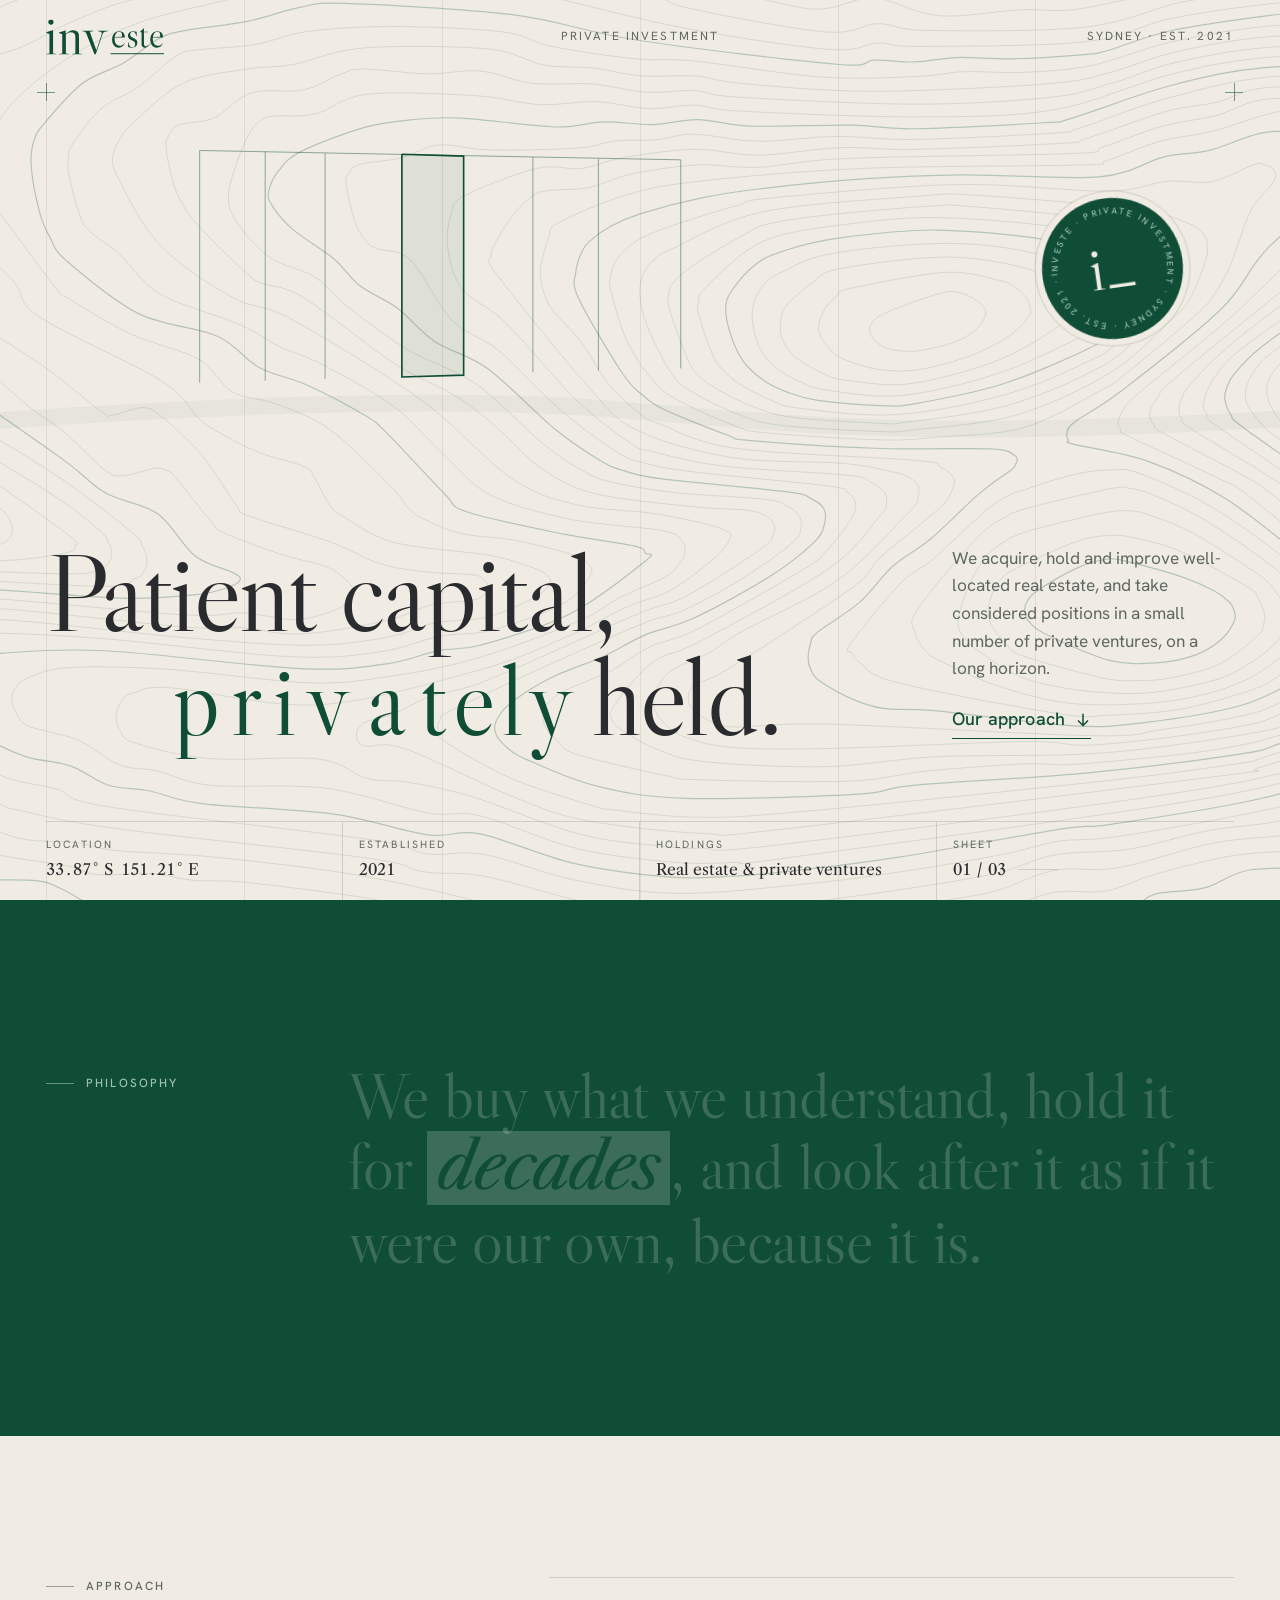
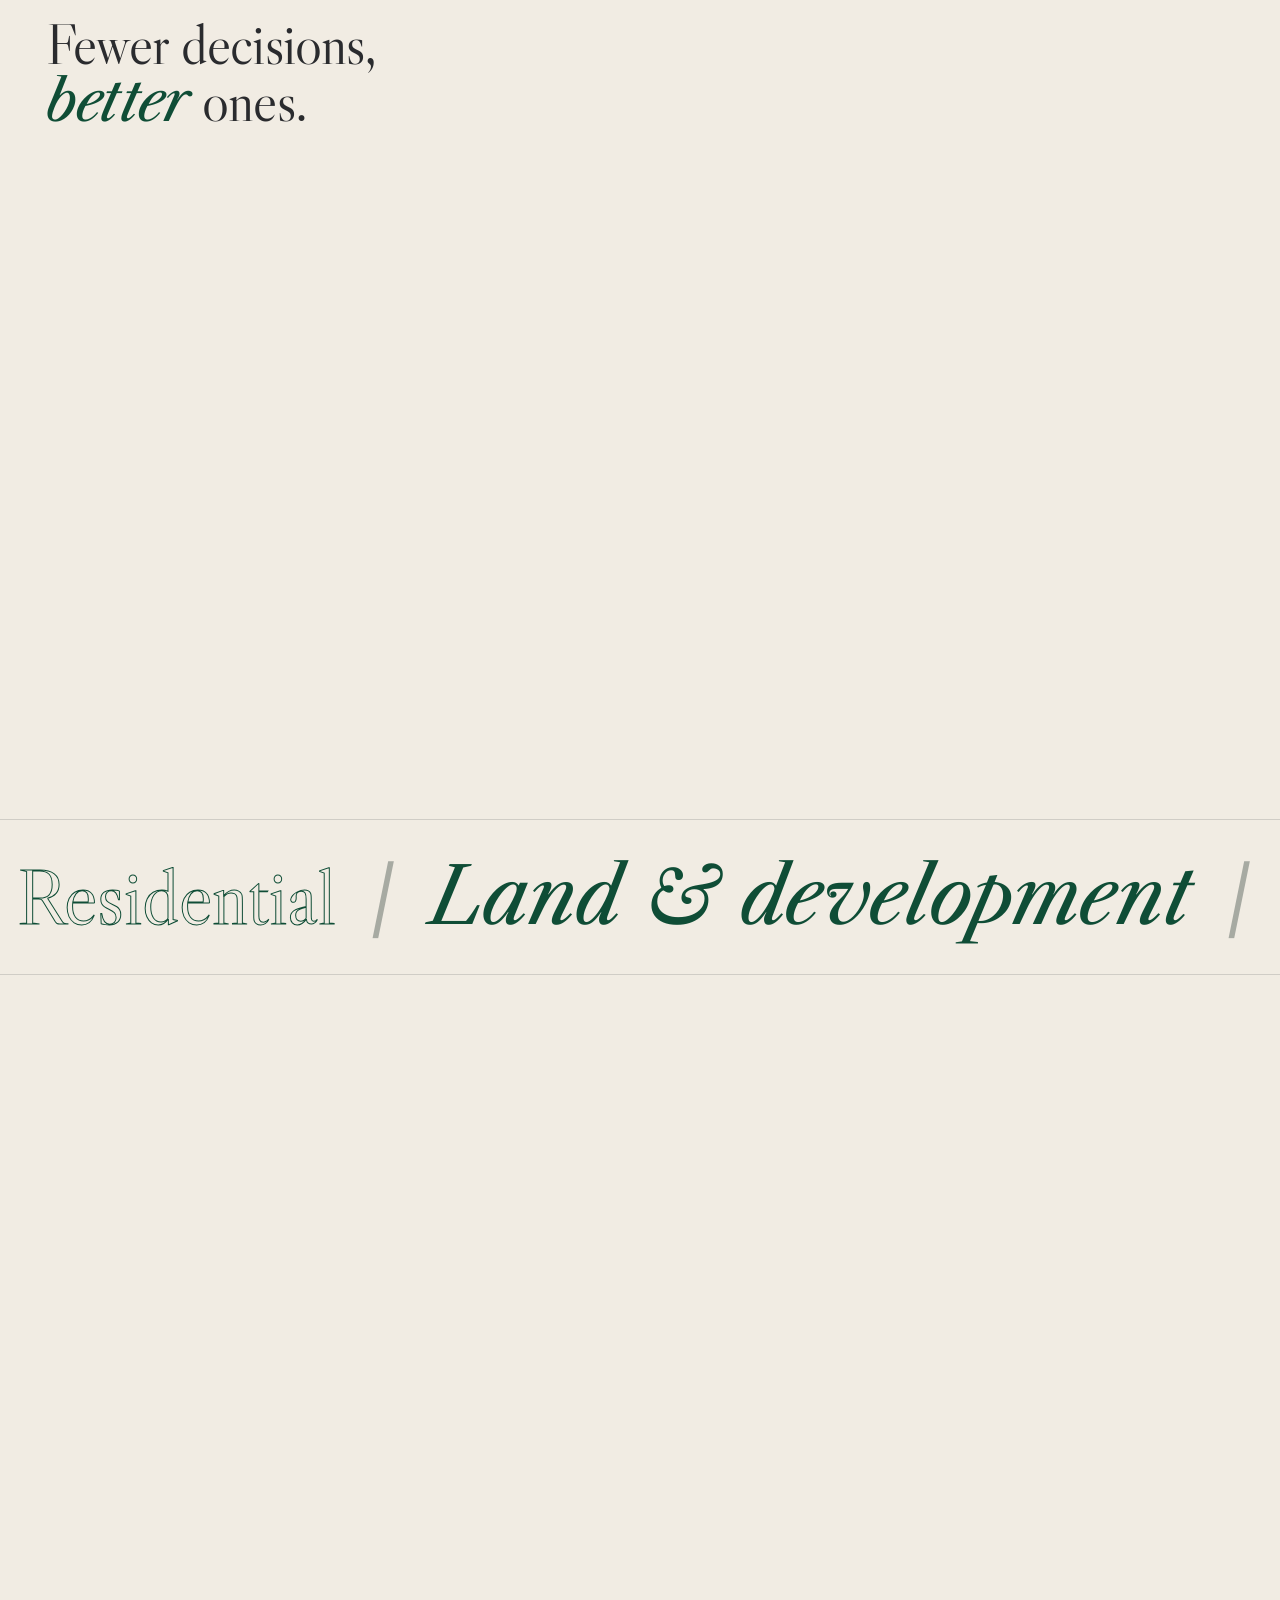
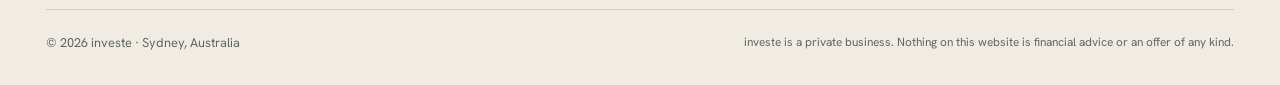
<file: index.html>
<!doctype html>
<html lang="en-AU">
<head>
  <meta charset="utf-8">
  <meta name="viewport" content="width=device-width, initial-scale=1">
  <meta http-equiv="Content-Security-Policy" content="default-src 'none'; script-src 'self'; style-src 'self'; font-src 'self'; img-src 'self'; manifest-src 'self'; base-uri 'none'; form-action 'none'; upgrade-insecure-requests">
  <meta name="referrer" content="strict-origin-when-cross-origin">
  <title>investe — Private investment</title>
  <meta name="description" content="investe is a private investment business holding real estate and selected private investments in Sydney, Australia.">
  <link rel="canonical" href="https://investe.com.au/">
  <meta name="theme-color" content="#F1ECE3" media="(prefers-color-scheme: light)">
  <meta name="theme-color" content="#0E1A15" media="(prefers-color-scheme: dark)">

  <meta property="og:type" content="website">
  <meta property="og:site_name" content="investe">
  <meta property="og:title" content="investe">
  <meta property="og:description" content="Private investment in real estate and private ventures. Sydney, Australia.">
  <meta property="og:url" content="https://investe.com.au/">
  <meta property="og:image" content="https://investe.com.au/assets/og-image.png">
  <meta property="og:image:width" content="1200">
  <meta property="og:image:height" content="630">
  <meta property="og:image:alt" content="investe">
  <meta name="twitter:card" content="summary_large_image">

  <link rel="icon" href="/favicon.ico" sizes="32x32">
  <link rel="icon" href="/favicon.svg" type="image/svg+xml">
  <link rel="apple-touch-icon" href="/apple-touch-icon.png">
  <link rel="manifest" href="/site.webmanifest">
  <link rel="preload" href="/assets/fonts/libre-caslon-display.woff" as="font" type="font/woff" crossorigin>
  <link rel="preload" href="/assets/fonts/libre-caslon-text-italic-var.woff" as="font" type="font/woff" crossorigin>
  <link rel="stylesheet" href="/styles.css">
  <script src="/main.js" defer></script>
</head>
<body>
  <a class="skip" href="#main">Skip to content</a>

  <header class="bar" data-bar>
    <a class="brand" href="/" aria-label="investe — home">
      <svg class="brand-word" viewBox="25.0 -626.0 2117.3 629.0" aria-hidden="true" focusable="false"><path d="M65-578Q65-599 78.50-612.50Q92-626 113-626L113-626Q134-626 147.50-612.50Q161-599 161-578L161-578Q161-557 147.50-543.50Q134-530 113-530L113-530Q92-530 78.50-543.50Q65-557 65-578L65-578ZM151-16L151-434L143-434L27-395L27-388L86-366L86-16L25-8L25 0L212 0L212-8L151-16ZM615-16L675-8L675 0L489 0L489-8L550-16L550-271Q550-310 548-329Q546-348 540-361L540-361Q532-378 513.50-387.50Q495-397 471-397L471-397Q420-397 380-354L380-354L380-16L441-8L441 0L254 0L254-8L315-16L315-361L256-383L256-390L369-429L377-429L377-366Q441-434 511-434L511-434Q542-434 567.50-420.50Q593-407 604-385L604-385Q611-372 613-349.50Q615-327 615-271L615-271L615-16ZM913 3L1038-363Q1046-388 1066-399.50Q1086-411 1132-416L1132-416L1132-424L953-424L953-416Q993-410 1008-402.50Q1023-395 1023-379L1023-379Q1023-368 1017-348L1017-348L927-78L923-78L819-373Q812-393 812-399L812-399Q812-407 822.50-410.50Q833-414 869-416L869-416L869-424L676-424L676-416Q710-414 723.50-405.50Q737-397 746-374L746-374L893 3L913 3Z M1424.20-194.32L1430.14-202.24L1432.78-200.92L1430.14-193.66Q1416.94-158.68 1390.87-139.54Q1364.80-120.40 1328.50-120.40L1328.50-120.40Q1292.86-120.40 1265.14-138.88Q1237.42-157.36 1221.91-190.36Q1206.40-223.36 1206.40-266.26L1206.40-266.26Q1206.40-309.16 1222.90-342.82Q1239.40-376.48 1269.76-394.96Q1300.12-413.44 1339.06-413.44L1339.06-413.44Q1385.26-413.44 1410.01-386.05Q1434.76-358.66 1435.42-306.52L1435.42-306.52L1431.46-303.22L1253.26-303.22Q1251.94-286.06 1251.94-276.16L1251.94-276.16Q1251.94-216.10 1276.36-184.75Q1300.78-153.40 1344.34-153.40L1344.34-153.40Q1366.78-153.40 1387.57-163.63Q1408.36-173.86 1424.20-194.32L1424.20-194.32ZM1331.80-406.18Q1300.78-406.18 1280.32-380.44Q1259.86-354.70 1253.92-310.48L1253.92-310.48L1381.96-315.10Q1383.94-323.02 1383.94-341.50L1383.94-341.50Q1383.94-377.14 1370.41-391.66Q1356.88-406.18 1331.80-406.18L1331.80-406.18ZM1587.88-413.44Q1541.68-413.44 1516.27-392.98Q1490.86-372.52 1490.86-335.56L1490.86-335.56Q1490.86-312.46 1500.10-297.28Q1509.34-282.10 1522.87-273.19Q1536.40-264.28 1558.84-253.06L1558.84-253.06Q1589.20-238.54 1604.38-224.68Q1619.56-210.82 1619.56-183.76L1619.56-183.76Q1619.56-158.68 1605.04-143.17Q1590.52-127.66 1566.10-127.66L1566.10-127.66Q1539.04-127.66 1522.21-149.77Q1505.38-171.88 1498.78-218.08L1498.78-218.08L1490.86-218.08L1494.16-132.28Q1508.02-127 1527.82-123.70Q1547.62-120.40 1563.46-120.40L1563.46-120.40Q1607.02-120.40 1632.76-143.83Q1658.50-167.26 1658.50-207.52L1658.50-207.52Q1658.50-231.94 1648.93-247.78Q1639.36-263.62 1625.83-272.53Q1612.30-281.44 1589.20-292L1589.20-292Q1559.50-305.86 1544.98-318.73Q1530.46-331.60 1530.46-356.68L1530.46-356.68Q1530.46-379.12 1543.66-392.65Q1556.86-406.18 1578.64-406.18L1578.64-406.18Q1602.40-406.18 1616.59-388.36Q1630.78-370.54 1640.02-330.94L1640.02-330.94L1647.28-330.94L1647.28-404.20Q1636.72-408.16 1620.22-410.80Q1603.72-413.44 1587.88-413.44L1587.88-413.44ZM1774.66-470.20L1702.06-400.24L1703.38-396.94L1734.40-396.94L1734.40-185.74Q1734.40-165.28 1739.02-152.74Q1743.64-140.20 1754.86-132.28L1754.86-132.28Q1771.36-120.40 1792.48-120.40L1792.48-120.40Q1812.94-120.40 1831.09-132.28Q1849.24-144.16 1859.14-164.62L1859.14-164.62L1856.50-166.60Q1844.62-154.72 1834.72-149.44Q1824.82-144.16 1814.26-144.16L1814.26-144.16Q1792.48-144.16 1784.56-160L1784.56-160Q1777.30-171.22 1777.30-194.32L1777.30-194.32L1777.30-396.28L1848.58-396.28L1852.54-406.84L1777.30-406.84L1777.30-469.54L1774.66-470.20ZM2107.30-194.32L2113.24-202.24L2115.88-200.92L2113.24-193.66Q2100.04-158.68 2073.97-139.54Q2047.90-120.40 2011.60-120.40L2011.60-120.40Q1975.96-120.40 1948.24-138.88Q1920.52-157.36 1905.01-190.36Q1889.50-223.36 1889.50-266.26L1889.50-266.26Q1889.50-309.16 1906-342.82Q1922.50-376.48 1952.86-394.96Q1983.22-413.44 2022.16-413.44L2022.16-413.44Q2068.36-413.44 2093.11-386.05Q2117.86-358.66 2118.52-306.52L2118.52-306.52L2114.56-303.22L1936.36-303.22Q1935.04-286.06 1935.04-276.16L1935.04-276.16Q1935.04-216.10 1959.46-184.75Q1983.88-153.40 2027.44-153.40L2027.44-153.40Q2049.88-153.40 2070.67-163.63Q2091.46-173.86 2107.30-194.32L2107.30-194.32ZM2014.90-406.18Q1983.88-406.18 1963.42-380.44Q1942.96-354.70 1937.02-310.48L1937.02-310.48L2065.06-315.10Q2067.04-323.02 2067.04-341.50L2067.04-341.50Q2067.04-377.14 2053.51-391.66Q2039.98-406.18 2014.90-406.18L2014.90-406.18Z"/><rect x="1180" y="-21.1" width="962.3" height="21.1"/></svg>
      <svg class="brand-glyph" viewBox="265.6 296.3 486.9 450.7" aria-hidden="true" focusable="false"><path d="M294.36 330.84Q294.36 315.72 304.08 306Q313.80 296.28 328.92 296.28L328.92 296.28Q344.04 296.28 353.76 306Q363.48 315.72 363.48 330.84L363.48 330.84Q363.48 345.96 353.76 355.68Q344.04 365.40 328.92 365.40L328.92 365.40Q313.80 365.40 304.08 355.68Q294.36 345.96 294.36 330.84L294.36 330.84ZM356.28 735.48L356.28 434.52L350.52 434.52L267 462.60L267 467.64L309.48 483.48L309.48 735.48L265.56 741.24L265.56 747L400.20 747L400.20 741.24L356.28 735.48Z"/><rect x="452.4" y="707.0" width="300.0" height="40.0"/></svg>
    </a>
    <p class="bar-mid">Private investment</p>
    <p class="bar-end">Sydney &middot; Est. 2021</p>
  </header>

  <main id="main">
    <!-- Hero: a survey sheet -->
    <section class="sheet" aria-labelledby="hero-title">
      <div class="sheet-art" data-parallax aria-hidden="true"><svg class="hero-art" viewBox="0 0 1600 1000" preserveAspectRatio="xMidYMid slice" aria-hidden="true" focusable="false">
<g class="topo"><path class="topo-minor" d="M0.0,591.7 C10.0,593.5 44.1,600.0 60.2,602.1 C76.2,604.2 86.2,604.9 96.2,604.4 C106.3,603.9 114.7,602.3 120.3,599.3 C125.9,596.2 129.8,591.8 129.9,586.3 C130.1,580.8 128.6,574.3 121.1,566.3 C113.6,558.2 99.3,547.5 84.8,538.2 C70.4,528.8 48.5,516.3 34.4,510.0 C20.2,503.8 5.7,502.2 0.0,500.6 M0.0,606.3 C18.0,608.3 77.5,617.5 108.3,618.2 C139.0,618.9 169.9,613.1 184.6,610.4 C199.3,607.8 196.0,605.9 196.6,602.4 C197.3,599.0 207.8,604.4 188.5,589.7 C169.1,575.0 105.9,530.1 80.5,514.1 C55.1,498.1 49.5,498.5 36.1,493.7 C22.7,488.9 6.0,486.5 0.0,485.1 M0.0,620.1 C14.7,621.5 55.5,626.4 88.2,628.5 C121.0,630.5 173.7,632.6 196.5,632.3 C219.3,632.0 218.8,628.8 225.1,626.5 C231.4,624.2 232.2,621.2 234.0,618.5 C235.9,615.8 236.3,613.8 236.0,610.4 C235.7,607.1 234.5,602.4 232.4,598.4 C230.3,594.4 232.7,594.4 223.4,586.3 C214.0,578.3 200.3,565.6 176.4,550.1 C152.6,534.6 105.6,506.2 80.2,493.2 C54.8,480.2 37.4,476.5 24.1,472.1 C10.7,467.7 4.0,467.8 0.0,466.9 M0.0,633.4 C36.8,635.4 177.1,644.8 220.6,645.5 C264.0,646.1 252.4,639.8 260.7,637.3 C268.9,634.8 267.6,633.7 269.8,630.5 C272.0,627.4 273.9,623.2 273.7,618.5 C273.5,613.8 271.8,607.8 268.8,602.4 C265.8,597.1 270.4,598.5 255.6,586.3 C240.9,574.2 207.7,548.1 180.5,529.8 C153.2,511.4 122.3,492.3 92.2,476.5 C62.2,460.7 15.4,442.0 0.0,435.1 M0.0,659.3 C17.4,659.2 52.1,655.7 104.3,658.5 C156.4,661.3 267.3,673.5 312.8,676.1 C358.2,678.7 356.9,673.3 376.9,674.2 C397.0,675.1 416.7,681.9 433.1,681.3 C449.4,680.7 465.2,674.5 475.1,670.7 C485.0,666.9 489.2,662.0 492.4,658.6 C495.6,655.3 495.5,653.9 494.5,650.6 C493.4,647.3 491.1,642.9 486.2,638.6 C481.3,634.2 476.7,629.2 465.2,624.7 C453.6,620.2 435.1,617.4 417.0,611.4 C399.0,605.4 369.6,594.9 356.9,588.9 C344.2,582.8 349.5,584.8 340.9,574.9 C332.2,565.1 312.8,538.7 304.8,529.7 C296.7,520.8 296.7,522.8 292.7,521.1 C288.7,519.5 288.1,518.8 280.7,519.8 C273.4,520.9 257.3,527.2 248.6,527.4 C239.9,527.7 239.3,529.2 228.6,521.3 C217.9,513.4 198.0,491.4 184.5,480.2 C171.0,468.9 164.3,467.4 147.6,453.8 C130.9,440.3 104.8,414.5 84.2,398.8 C63.6,383.2 38.1,367.3 24.1,359.7 C10.0,352.2 4.0,354.5 0.0,353.5 M554.3,1000.0 C552.1,998.0 549.1,991.6 540.9,988.0 C532.7,984.3 531.9,982.5 505.3,978.2 C478.6,973.9 411.7,965.2 381.0,962.1 C350.2,959.0 337.5,961.1 320.8,959.5 C304.1,957.9 297.4,953.5 280.7,952.5 C264.0,951.5 235.9,955.0 220.6,953.6 C205.2,952.2 209.9,948.8 188.5,944.3 C167.1,939.8 117.0,935.8 92.2,926.6 C67.5,917.4 55.5,895.3 40.1,889.1 C24.7,882.9 6.7,889.3 0.0,889.3 M1600.0,910.1 C1586.6,912.8 1547.2,922.1 1519.8,925.9 C1492.4,929.8 1463.7,928.6 1435.6,933.1 C1407.5,937.7 1374.1,946.8 1351.4,953.1 C1328.7,959.4 1317.3,967.7 1299.2,970.9 C1281.2,974.2 1259.6,969.7 1243.1,972.5 C1226.6,975.3 1210.3,983.4 1200.4,988.0 C1190.4,992.5 1186.2,998.0 1183.4,1000.0 M0.0,153.8 C6.1,148.9 26.7,137.4 36.4,124.5 C46.1,111.6 51.0,89.1 58.3,76.3 C65.5,63.5 71.9,55.6 80.2,47.9 C88.5,40.2 94.4,36.8 108.3,30.2 C122.1,23.5 152.8,13.1 163.5,8.0 C174.2,3.0 171.0,1.3 172.5,0.0 M888.9,0.0 C892.3,2.0 895.6,7.5 909.2,12.0 C922.8,16.5 954.9,24.4 970.4,27.0 C986.0,29.7 989.1,29.6 1002.5,27.9 C1015.9,26.2 1033.9,16.0 1050.6,16.9 C1067.3,17.7 1088.1,29.8 1102.8,33.0 C1117.5,36.2 1121.5,36.7 1138.8,36.2 C1156.2,35.6 1186.3,30.8 1207.0,29.7 C1227.7,28.6 1241.8,32.1 1263.2,29.6 C1284.5,27.2 1320.7,18.5 1335.3,14.9 C1349.9,11.3 1346.9,10.5 1350.8,8.0 C1354.6,5.5 1357.0,1.3 1358.3,0.0 M0.0,673.3 C18.0,672.6 56.1,666.4 108.3,669.0 C160.4,671.7 268.7,685.7 312.8,689.1 C356.9,692.5 352.2,688.4 372.9,689.6 C393.7,690.8 411.4,697.7 437.1,696.6 C462.8,695.5 503.7,687.9 527.1,682.7 C550.5,677.6 561.7,669.3 577.4,665.6 C593.2,661.9 612.2,662.3 621.6,660.5 C630.9,658.7 631.1,656.9 633.8,654.6 C636.6,652.3 638.1,649.3 638.1,646.6 C638.0,643.9 636.3,640.8 633.5,638.6 C630.8,636.3 632.2,634.8 621.6,633.3 C610.9,631.9 586.1,632.1 569.4,630.0 C552.7,628.0 538.0,626.3 521.3,621.0 C504.6,615.6 492.4,606.5 469.2,598.0 C446.0,589.6 399.0,576.9 382.2,570.3 C365.5,563.6 376.7,568.9 368.5,558.2 C360.2,547.5 346.0,521.7 332.7,506.0 C319.5,490.3 299.4,472.5 288.7,463.9 C278.0,455.4 277.4,455.0 268.7,454.8 C260.0,454.6 243.9,462.2 236.6,462.8 C229.2,463.5 237.0,467.7 224.6,458.8 C212.1,449.9 186.9,427.2 161.9,409.6 C136.8,392.1 90.5,364.8 74.1,353.4 C57.8,342.0 68.8,350.1 63.7,341.4 C58.7,332.7 51.1,310.9 43.8,301.2 C36.6,291.5 27.4,287.6 20.1,283.3 C12.7,279.0 3.3,276.7 0.0,275.4 M672.4,1000.0 C668.5,998.0 676.9,995.4 649.0,988.0 C621.2,980.5 555.3,964.1 505.3,955.3 C455.2,946.5 393.0,939.9 348.9,935.3 C304.8,930.7 266.0,930.5 240.6,927.9 C215.2,925.2 212.5,921.3 196.5,919.4 C180.5,917.4 159.7,919.2 144.4,916.2 C129.0,913.3 120.3,910.6 104.3,901.8 C88.2,893.1 60.8,871.0 48.1,863.8 C35.4,856.6 36.1,859.7 28.1,858.6 C20.1,857.6 4.7,857.7 0.0,857.5 M1600.0,886.6 C1584.0,890.4 1534.7,903.9 1503.8,909.4 C1472.8,914.9 1446.6,913.5 1414.5,919.7 C1382.4,925.8 1339.8,941.4 1311.3,946.3 C1282.7,951.2 1265.2,944.9 1243.1,949.1 C1221.1,953.3 1200.2,965.7 1178.9,971.5 C1157.7,977.2 1132.7,979.2 1115.4,983.9 C1098.1,988.7 1081.9,997.3 1075.2,1000.0 M0.0,691.6 C5.3,691.5 14.0,692.9 32.1,691.1 C50.1,689.3 61.5,679.2 108.3,680.8 C155.1,682.3 256.6,695.6 312.8,700.3 C368.9,704.9 409.0,708.6 445.1,708.6 C481.2,708.6 506.6,704.3 529.3,700.3 C552.0,696.3 563.6,688.3 581.5,684.7 C599.3,681.1 619.2,683.1 636.6,678.7 C654.0,674.4 674.5,664.7 685.8,658.6 C697.1,652.6 702.3,647.1 704.3,642.6 C706.3,638.0 702.5,634.5 697.7,631.2 C693.0,627.8 686.0,625.6 676.0,622.5 C666.0,619.3 660.7,616.2 637.6,612.2 C614.5,608.2 563.2,605.6 537.3,598.6 C511.4,591.6 493.7,577.0 482.2,570.3 C470.7,563.5 473.1,564.9 468.3,558.2 C463.4,551.5 457.5,536.9 453.0,530.1 C448.5,523.3 451.1,522.0 441.1,517.4 C431.1,512.8 408.4,508.7 393.0,502.5 C377.6,496.3 359.6,486.3 348.9,480.2 C338.2,474.1 338.8,475.1 328.8,466.1 C318.8,457.0 317.2,444.0 288.7,425.9 C260.3,407.8 184.9,375.6 158.2,357.4 C131.5,339.2 146.2,335.5 128.3,316.7 C110.4,298.0 64.6,260.3 50.9,245.0 C37.2,229.7 46.0,232.9 46.0,224.9 C46.0,216.9 45.5,208.8 50.7,196.8 C56.0,184.7 71.1,167.3 77.3,152.6 C83.5,137.9 84.3,119.2 88.1,108.4 C92.0,97.7 96.2,93.1 100.3,88.2 C104.3,83.2 104.9,82.4 112.3,79.0 C119.6,75.5 131.7,73.2 144.4,67.5 C157.1,61.8 173.1,51.8 188.5,44.7 C203.8,37.7 220.9,30.6 236.6,25.1 C252.3,19.7 272.5,16.2 282.8,12.0 C293.2,7.9 295.9,2.0 298.5,0.0 M807.5,0.0 C809.4,2.0 811.1,7.3 818.9,12.0 C826.6,16.8 824.2,21.4 854.1,28.3 C884.1,35.2 965.1,50.6 998.5,53.3 C1031.9,56.0 1036.6,44.9 1054.6,44.6 C1072.7,44.4 1070.0,51.0 1106.8,51.7 C1143.5,52.3 1230.4,53.2 1275.2,48.3 C1320.0,43.4 1347.9,28.3 1375.4,22.3 C1403.0,16.2 1423.3,15.8 1440.6,12.0 C1458.0,8.3 1473.1,2.0 1479.6,0.0 M805.8,1000.0 C802.5,998.5 798.0,993.9 786.0,990.8 C774.0,987.7 759.2,987.2 733.8,981.3 C708.4,975.4 661.0,960.4 633.6,955.3 C606.2,950.2 590.1,953.9 569.4,950.7 C548.7,947.4 564.1,943.7 509.3,936.0 C454.5,928.3 301.4,912.7 240.6,904.4 C179.8,896.2 165.7,891.3 144.4,886.6 C123.0,881.9 129.0,884.6 112.3,876.4 C95.6,868.1 62.8,846.2 44.1,837.0 C25.4,827.7 7.4,823.4 0.0,820.7 M1600.0,868.0 C1581.3,872.6 1519.8,889.3 1487.7,895.7 C1455.6,902.1 1434.9,901.5 1407.5,906.7 C1380.1,911.8 1350.7,922.1 1323.3,926.4 C1295.9,930.8 1269.2,927.9 1243.1,932.7 C1217.0,937.5 1209.0,947.0 1166.9,955.2 C1124.8,963.4 1031.9,976.9 990.5,981.9 C949.0,987.0 934.9,983.9 918.3,985.5 C901.6,987.2 897.3,989.6 890.6,992.0 C883.9,994.4 880.2,998.7 878.1,1000.0 M1600.0,851.8 C1577.3,857.5 1511.8,875.4 1463.7,885.6 C1415.5,895.8 1347.4,907.4 1311.3,912.8 C1275.2,918.2 1267.8,914.9 1247.1,918.1 C1226.4,921.4 1215.0,926.9 1187.0,932.3 C1158.9,937.7 1114.1,945.4 1078.7,950.7 C1043.3,955.9 1014.5,960.1 974.4,963.9 C934.3,967.8 878.9,974.5 838.1,973.7 C797.3,972.9 763.9,966.2 729.8,959.3 C695.7,952.3 659.6,936.6 633.6,932.0 C607.5,927.4 594.2,934.2 573.4,931.5 C552.7,928.8 566.1,924.3 509.3,915.9 C452.5,907.5 288.1,890.2 232.6,881.2 C177.1,872.2 194.5,867.2 176.4,862.0 C158.4,856.9 142.4,856.9 124.3,850.5 C106.2,844.0 80.4,830.5 67.9,823.3 C55.5,816.1 54.5,812.6 49.6,807.2 C44.6,801.9 41.0,796.5 38.3,791.2 C35.5,785.8 33.9,781.1 33.0,775.1 C32.1,769.1 32.3,761.0 33.0,755.0 C33.7,749.0 34.8,744.3 37.1,739.0 C39.4,733.6 42.0,728.2 46.8,722.9 C51.7,717.5 59.8,710.8 66.1,706.8 C72.5,702.8 77.0,700.7 84.7,698.8 C92.4,696.9 87.6,695.0 112.3,695.6 C136.9,696.1 180.5,697.8 232.6,702.0 C284.7,706.2 376.9,718.4 425.1,720.7 C473.2,723.0 494.6,719.4 521.3,715.8 C548.0,712.2 566.1,703.0 585.5,699.3 C604.8,695.5 619.3,697.6 637.6,693.5 C655.9,689.4 680.6,680.5 695.4,674.7 C710.3,668.9 718.1,665.3 726.7,658.6 C735.3,651.9 743.9,640.6 747.1,634.5 C750.3,628.5 749.4,626.4 745.9,622.5 C742.3,618.6 739.2,615.5 725.8,611.1 C712.4,606.7 685.0,599.9 665.7,596.3 C646.3,592.7 625.4,592.9 609.5,589.3 C593.7,585.6 579.9,578.8 570.5,574.3 C561.0,569.8 559.1,568.3 552.9,562.2 C546.7,556.2 547.3,551.9 533.3,537.9 C519.4,523.9 489.2,492.8 469.2,478.3 C449.1,463.9 430.4,457.9 413.0,451.1 C395.6,444.3 378.7,445.8 364.7,437.8 C350.7,429.7 346.8,413.2 328.8,402.9 C310.8,392.7 279.4,386.6 256.6,376.1 C233.9,365.6 206.1,348.2 192.5,339.7 C178.9,331.3 187.7,340.7 175.0,325.3 C162.3,309.9 130.2,264.7 116.3,247.3 C102.4,229.9 95.7,228.6 91.5,220.9 C87.3,213.1 85.7,215.0 91.2,200.8 C96.7,186.6 107.7,156.0 124.3,135.9 C140.9,115.8 167.0,95.9 191.0,80.3 C215.1,64.7 239.1,52.9 268.7,42.2 C298.3,31.5 348.6,23.1 368.6,16.1 C388.6,9.0 385.3,2.7 388.7,0.0 M618.7,0.0 C621.2,1.0 623.8,4.2 633.6,5.8 C643.4,7.4 642.3,2.5 677.7,9.7 C713.1,16.9 792.0,38.5 846.1,48.9 C900.3,59.3 967.8,69.3 1002.5,72.0 C1037.3,74.7 1038.6,65.8 1054.6,65.2 C1070.7,64.7 1062.0,69.0 1098.7,68.8 C1135.5,68.6 1230.4,68.9 1275.2,63.9 C1320.0,59.0 1334.7,45.8 1367.4,39.1 C1400.2,32.3 1443.6,26.6 1471.7,23.5 C1499.7,20.3 1514.5,20.1 1535.8,20.0 C1557.2,19.9 1589.3,22.3 1600.0,22.8 M1600.0,822.5 C1568.6,830.6 1518.5,852.4 1411.5,871.2 C1304.6,890.0 1043.3,924.0 958.4,935.6 C873.5,947.1 922.3,939.7 902.3,940.5 C882.2,941.4 866.2,942.9 838.1,940.5 C810.0,938.1 768.6,934.3 733.8,926.0 C699.1,917.8 656.5,897.2 629.6,890.8 C602.7,884.4 599.8,892.5 572.4,887.6 C545.0,882.6 503.8,866.3 465.2,861.4 C426.6,856.5 370.9,861.2 340.9,858.1 C310.8,855.0 300.8,846.5 284.7,842.9 C268.7,839.3 258.6,842.0 244.6,836.5 C230.6,831.0 216.5,816.9 200.5,810.1 C184.5,803.3 159.3,800.0 148.4,795.5 C137.5,791.0 138.3,787.9 135.1,783.1 C131.9,778.4 129.7,771.8 129.3,767.1 C128.9,762.4 129.8,759.0 132.8,755.0 C135.8,751.0 137.3,746.8 147.3,743.0 C157.2,739.2 167.6,733.8 192.5,732.3 C217.4,730.9 254.6,731.7 296.7,734.4 C338.8,737.1 406.3,747.2 445.1,748.6 C483.9,749.9 499.2,746.7 529.3,742.4 C559.4,738.1 591.3,732.6 625.6,722.6 C659.8,712.7 709.5,693.5 734.9,682.7 C760.3,672.0 762.7,665.8 777.9,658.1 C793.1,650.3 815.4,642.2 826.1,636.3 C836.7,630.4 838.0,626.8 841.7,622.5 C845.4,618.2 847.5,614.5 848.2,610.4 C848.9,606.4 849.7,602.4 845.9,598.4 C842.1,594.4 845.2,590.4 825.2,586.3 C805.2,582.3 756.4,580.3 725.8,574.0 C695.2,567.7 663.7,559.5 641.6,548.5 C619.5,537.5 610.8,523.7 593.5,507.9 C576.2,492.2 559.9,470.3 537.8,453.8 C515.8,437.3 481.6,419.6 461.2,408.8 C440.7,398.1 430.0,396.7 415.3,389.6 C400.6,382.4 394.2,375.4 372.9,366.0 C351.7,356.6 309.1,345.8 287.7,333.3 C266.3,320.8 257.1,302.1 244.6,291.0 C232.1,279.8 219.6,273.3 212.5,266.3 C205.4,259.3 205.6,258.6 202.0,249.0 C198.4,239.4 192.8,218.9 190.8,208.8 C188.7,198.8 189.0,194.8 189.6,188.8 C190.2,182.7 188.7,181.5 194.6,172.7 C200.4,163.8 212.9,145.8 224.6,135.6 C236.2,125.5 251.3,121.4 264.7,112.0 C278.0,102.6 294.1,85.7 304.8,79.1 C315.5,72.5 314.8,74.4 328.8,72.4 C342.9,70.4 369.6,70.2 389.0,66.9 C408.4,63.7 420.4,56.1 445.1,52.9 C469.8,49.7 502.6,47.5 537.3,47.6 C572.1,47.6 625.6,49.8 653.6,53.3 C681.7,56.8 682.4,63.9 705.8,68.7 C729.2,73.5 768.6,79.3 794.0,81.9 C819.4,84.5 824.7,81.2 858.1,84.4 C891.6,87.7 955.1,98.8 994.5,101.5 C1033.9,104.3 1069.3,101.9 1094.7,101.0 C1120.1,100.0 1127.5,96.6 1146.9,95.8 C1166.2,95.1 1188.3,97.7 1211.0,96.5 C1233.8,95.4 1256.5,94.6 1283.2,89.1 C1309.9,83.5 1338.7,70.4 1371.4,63.3 C1404.2,56.3 1441.6,49.3 1479.7,46.5 C1517.8,43.8 1579.9,46.8 1600.0,46.9 M1600.0,370.9 C1595.3,372.2 1582.2,374.3 1571.9,378.7 C1561.7,383.2 1547.4,391.1 1538.4,397.6 C1529.5,404.1 1522.7,411.0 1518.4,417.7 C1514.1,424.4 1512.5,431.1 1512.5,437.8 C1512.6,444.4 1514.4,450.5 1519.0,457.8 C1523.5,465.1 1530.4,473.4 1539.8,481.7 C1549.3,489.9 1565.9,501.5 1575.9,507.1 C1586.0,512.8 1596.0,514.1 1600.0,515.4 M1600.0,809.5 C1569.3,817.9 1523.8,840.9 1415.5,859.6 C1307.3,878.3 1041.9,910.6 950.4,921.6 C858.8,932.6 886.2,925.1 866.2,925.4 C846.1,925.8 851.5,926.3 830.1,923.8 C808.7,921.4 772.6,919.7 737.8,910.9 C703.1,902.0 652.3,879.9 621.6,870.6 C590.8,861.4 572.1,858.4 553.4,855.1 C534.7,851.8 525.3,855.1 509.3,851.0 C493.2,846.8 485.2,833.7 457.1,830.2 C429.1,826.6 373.6,832.5 340.9,829.7 C308.1,826.8 276.6,818.0 260.7,812.9 C244.7,807.9 248.3,804.2 245.0,799.2 C241.6,794.2 240.3,788.5 240.8,783.1 C241.2,777.8 244.2,771.1 247.5,767.1 C250.8,763.0 251.8,761.1 260.7,759.0 C269.5,756.9 268.0,752.1 300.8,754.3 C333.5,756.5 403.0,775.3 457.1,772.2 C511.3,769.1 581.5,748.0 625.6,735.9 C669.7,723.9 695.1,711.2 721.8,699.8 C748.5,688.5 767.3,676.3 786.0,667.9 C804.7,659.5 818.2,658.2 834.1,649.3 C849.9,640.4 870.6,623.6 881.1,614.5 C891.5,605.3 894.9,599.1 896.8,594.4 C898.7,589.7 897.4,589.0 892.6,586.3 C887.7,583.7 880.7,581.4 867.6,578.3 C854.5,575.2 836.7,571.0 814.0,567.7 C791.4,564.3 757.1,564.5 731.9,558.2 C706.7,552.0 690.8,548.9 663.1,530.1 C635.4,511.4 604.6,474.0 565.6,445.8 C526.6,417.6 461.8,378.7 429.1,360.9 C396.3,343.1 389.0,349.0 368.9,338.9 C348.9,328.8 325.0,313.0 308.8,300.1 C292.6,287.1 283.0,276.9 271.7,261.0 C260.4,245.2 246.6,216.9 240.8,204.8 C235.1,192.8 236.9,194.1 237.1,188.8 C237.4,183.4 238.9,178.7 242.2,172.7 C245.5,166.7 245.3,163.4 257.0,152.6 C268.8,141.8 291.5,117.8 312.8,107.8 C334.1,97.8 365.6,95.8 385.0,92.5 C404.3,89.3 409.0,91.9 429.1,88.2 C449.1,84.6 470.5,73.3 505.3,70.5 C540.0,67.7 605.5,68.5 637.6,71.5 C669.7,74.5 679.0,85.3 697.7,88.6 C716.5,92.0 732.5,89.9 749.9,91.8 C767.3,93.8 784.0,99.0 802.0,100.4 C820.1,101.8 841.4,99.1 858.1,100.3 C874.9,101.5 878.2,105.0 902.3,107.6 C926.3,110.1 970.4,114.1 1002.5,115.5 C1034.6,116.9 1055.3,117.2 1094.7,116.0 C1134.2,114.8 1205.0,111.6 1239.1,108.5 C1273.2,105.5 1276.5,103.5 1299.2,97.7 C1322.0,92.0 1346.0,80.7 1375.4,74.1 C1404.8,67.5 1438.3,60.9 1475.7,58.2 C1513.1,55.5 1579.3,57.9 1600.0,57.9 M1600.0,355.2 C1594.7,357.1 1581.3,359.9 1567.9,366.6 C1554.6,373.2 1531.5,386.6 1519.8,395.1 C1508.1,403.6 1502.4,410.6 1497.8,417.7 C1493.2,424.8 1491.6,430.4 1492.1,437.8 C1492.7,445.1 1495.8,453.8 1501.0,461.8 C1506.3,469.9 1511.8,476.4 1523.6,485.9 C1535.4,495.4 1559.2,511.6 1571.9,518.8 C1584.7,526.1 1595.3,527.6 1600.0,529.4 M1600.0,797.4 C1596.0,798.2 1598.7,795.0 1575.9,801.9 C1553.2,808.8 1490.4,830.9 1463.7,838.7 C1436.9,846.6 1500.4,837.9 1415.5,848.9 C1330.7,859.9 1045.9,894.8 954.4,904.9 C862.8,915.1 901.6,911.2 866.2,909.6 C830.7,908.0 775.3,902.1 741.9,895.6 C708.4,889.1 697.7,883.5 665.7,870.8 C633.6,858.1 576.1,828.3 549.4,819.2 C522.6,810.1 513.9,818.8 505.3,816.1 C496.6,813.4 498.2,806.7 497.5,803.2 C496.9,799.7 499.4,797.4 501.3,795.2 C503.3,792.9 503.3,792.0 509.3,789.8 C515.3,787.6 526.0,786.4 537.3,781.9 C548.7,777.4 560.7,769.0 577.4,763.0 C594.2,757.0 601.5,760.2 637.6,745.8 C673.7,731.5 758.6,691.9 794.0,676.9 C829.4,661.9 827.7,667.6 850.1,655.9 C872.6,644.1 913.1,617.3 928.6,606.4 C944.0,595.5 940.4,595.0 942.8,590.4 C945.2,585.7 944.5,581.7 943.1,578.3 C941.7,575.0 939.1,572.5 934.3,570.2 C929.5,567.9 927.7,565.9 914.3,564.3 C900.9,562.6 881.5,563.4 854.1,560.3 C826.7,557.3 776.7,553.0 749.9,546.0 C723.0,538.9 710.5,530.1 693.0,518.1 C675.6,506.1 660.3,486.6 645.2,473.9 C630.1,461.2 620.5,452.9 602.5,441.8 C584.6,430.6 564.2,424.5 537.3,407.1 C510.4,389.7 464.5,351.5 441.1,337.3 C417.7,323.1 407.0,326.1 397.0,321.9 C387.0,317.7 391.0,320.8 381.0,312.0 C370.9,303.2 348.0,280.9 336.8,269.1 C325.6,257.2 319.8,250.3 313.9,241.0 C307.9,231.6 304.5,223.6 301.2,212.9 C297.9,202.1 294.9,184.7 294.1,176.7 C293.4,168.7 294.5,168.7 296.8,164.7 C299.1,160.6 299.8,155.8 307.8,152.6 C315.8,149.4 332.0,150.9 344.9,145.2 C357.7,139.6 368.9,123.5 385.0,118.5 C401.0,113.5 425.1,118.6 441.1,115.2 C457.1,111.8 470.5,101.9 481.2,98.2 C491.9,94.5 489.9,93.0 505.3,93.0 C520.6,92.9 552.7,97.8 573.4,98.1 C594.2,98.5 610.9,93.4 629.6,95.1 C648.3,96.8 665.7,106.0 685.7,108.3 C705.8,110.6 729.8,107.3 749.9,108.9 C769.9,110.5 788.0,116.6 806.0,117.8 C824.1,119.0 841.4,115.1 858.1,116.0 C874.9,116.9 866.8,120.6 906.3,123.1 C945.7,125.5 1039.3,130.5 1094.7,130.5 C1150.2,130.5 1203.7,127.0 1239.1,123.2 C1274.5,119.3 1285.2,113.3 1307.3,107.2 C1329.3,101.1 1344.0,92.6 1371.4,86.3 C1398.8,80.1 1433.6,72.7 1471.7,69.8 C1509.8,66.8 1578.6,68.8 1600.0,68.7 M1600.0,339.6 C1597.3,340.3 1593.3,339.8 1584.0,344.1 C1574.6,348.4 1557.8,357.2 1543.9,365.4 C1529.9,373.7 1511.3,384.9 1500.0,393.6 C1488.8,402.3 1481.4,410.3 1476.4,417.7 C1471.4,425.0 1469.6,430.4 1470.1,437.8 C1470.5,445.1 1473.2,453.1 1479.4,461.8 C1485.5,470.5 1490.9,477.7 1507.0,490.0 C1523.1,502.2 1560.4,526.3 1575.9,535.4 C1591.4,544.5 1596.0,543.1 1600.0,544.7 M1600.0,785.6 C1596.0,786.4 1597.3,783.6 1575.9,790.4 C1554.6,797.3 1495.7,819.2 1471.7,826.9 C1447.6,834.5 1463.7,831.4 1431.6,836.2 C1399.5,841.0 1356.1,847.1 1279.2,855.5 C1202.3,863.9 1039.9,880.4 970.4,886.6 C900.9,892.7 894.9,892.6 862.2,892.3 C829.4,892.0 793.3,886.9 773.9,884.7 C754.6,882.4 764.6,884.5 745.9,878.8 C727.2,873.0 687.1,861.4 661.7,850.3 C636.3,839.2 606.3,820.8 593.5,812.3 C580.6,803.8 585.6,803.4 584.6,799.2 C583.5,795.0 585.1,790.5 587.3,787.1 C589.4,783.8 580.2,787.7 597.5,779.0 C614.8,770.3 657.4,750.3 691.2,734.9 C725.0,719.6 773.7,697.6 800.2,686.7 C826.7,675.9 831.1,678.6 850.1,669.9 C869.1,661.2 895.3,646.5 914.3,634.5 C933.3,622.6 954.3,607.1 964.0,598.4 C973.7,589.7 971.4,587.0 972.4,582.3 C973.5,577.6 972.6,573.9 970.3,570.3 C967.9,566.6 964.4,563.3 958.4,560.4 C952.4,557.5 954.4,555.2 934.3,552.7 C914.3,550.2 865.5,548.6 838.1,545.6 C810.7,542.5 786.0,537.9 769.9,534.2 C753.9,530.6 753.9,530.2 741.9,523.5 C729.8,516.9 717.1,509.7 697.7,494.1 C678.4,478.5 649.6,446.5 625.6,429.7 C601.5,413.0 576.3,407.2 553.6,393.6 C530.8,379.9 506.0,360.9 489.2,347.9 C472.5,334.8 467.2,324.3 453.1,315.3 C439.1,306.4 418.9,303.9 405.0,294.2 C391.2,284.5 377.4,267.9 370.0,257.0 C362.7,246.1 360.5,240.3 360.7,228.9 C360.9,217.5 367.3,200.1 371.1,188.8 C375.0,177.4 380.0,167.3 383.9,160.6 C387.8,153.9 390.2,151.5 394.4,148.6 C398.6,145.7 399.2,144.6 409.0,143.3 C418.8,142.0 436.4,144.9 453.1,141.0 C469.8,137.1 480.5,123.2 509.3,119.9 C538.0,116.7 594.8,119.7 625.6,121.5 C656.3,123.4 672.3,130.0 693.7,131.0 C715.1,132.0 734.5,127.0 753.9,127.8 C773.3,128.5 792.6,134.8 810.0,135.4 C827.4,136.0 841.4,131.1 858.1,131.5 C874.9,132.0 870.2,136.0 910.3,138.1 C950.4,140.2 1043.3,144.4 1098.7,144.1 C1154.2,143.8 1198.3,144.1 1243.1,136.5 C1287.9,128.9 1329.3,108.1 1367.4,98.7 C1405.5,89.4 1432.9,83.7 1471.7,80.5 C1510.4,77.2 1578.6,79.6 1600.0,79.4 M1600.0,324.6 C1596.7,325.8 1599.3,320.5 1579.9,331.4 C1560.6,342.3 1504.5,375.6 1483.7,390.0 C1463.0,404.4 1461.5,409.0 1455.5,417.7 C1449.4,426.3 1447.3,434.4 1447.4,441.8 C1447.4,449.1 1449.7,453.8 1456.0,461.8 C1462.3,469.9 1463.9,474.0 1485.3,490.0 C1506.6,505.9 1564.8,545.0 1584.0,557.3 C1603.1,569.6 1597.3,562.7 1600.0,563.8 M1600.0,759.5 C1575.9,768.4 1509.1,799.9 1455.6,812.5 C1402.2,825.0 1320.0,831.0 1279.2,834.8 C1238.4,838.6 1239.8,834.0 1211.0,835.3 C1182.3,836.7 1138.2,839.9 1106.8,843.0 C1075.4,846.1 1062.7,852.3 1022.6,853.8 C982.5,855.4 898.9,853.4 866.2,852.4 C833.4,851.3 848.1,852.0 826.1,847.5 C804.0,843.0 752.7,831.5 733.8,825.5 C715.0,819.4 718.6,816.3 712.8,811.2 C707.0,806.2 701.6,800.5 699.0,795.2 C696.4,789.8 696.1,783.8 697.1,779.1 C698.2,774.4 701.0,771.1 705.5,767.1 C710.1,763.1 713.5,760.2 724.2,755.0 C734.9,749.8 755.6,743.2 769.9,735.8 C784.2,728.4 794.7,718.1 810.0,710.6 C825.4,703.2 834.4,705.1 862.2,691.1 C889.9,677.1 954.2,640.0 976.7,626.5 C999.2,613.1 990.6,617.1 997.4,610.4 C1004.2,603.7 1012.0,593.7 1017.4,586.3 C1022.8,579.0 1027.6,571.6 1029.7,566.3 C1031.8,560.9 1031.1,557.6 1029.9,554.2 C1028.7,550.8 1027.1,548.6 1022.6,546.0 C1018.0,543.4 1030.6,542.5 1002.5,538.6 C974.4,534.8 887.6,527.2 854.1,522.9 C820.7,518.7 815.4,516.6 802.0,513.0 C788.6,509.3 788.2,510.3 773.9,501.1 C759.6,491.9 736.9,475.7 716.1,457.8 C695.4,440.0 669.1,410.0 649.6,393.9 C630.2,377.9 615.3,377.6 599.6,361.4 C583.8,345.3 568.3,309.9 555.0,297.2 C541.7,284.5 527.7,288.5 519.9,285.1 C512.1,281.8 511.9,281.8 508.0,277.1 C504.0,272.4 499.7,267.1 496.2,257.0 C492.6,247.0 487.8,225.6 486.6,216.9 C485.4,208.2 486.8,208.5 489.2,204.8 C491.6,201.1 491.9,197.6 501.3,194.8 C510.6,192.0 531.3,191.3 545.4,187.9 C559.4,184.4 569.4,175.5 585.5,174.2 C601.5,172.8 616.9,179.0 641.6,179.5 C666.3,180.1 711.8,179.0 733.8,177.4 C755.9,175.8 759.9,171.3 773.9,169.8 C788.0,168.3 804.0,169.7 818.0,168.5 C832.1,167.3 840.1,162.3 858.1,162.6 C876.2,162.8 900.9,169.7 926.3,170.1 C951.7,170.5 982.5,165.3 1010.5,165.0 C1038.6,164.7 1056.0,168.8 1094.7,168.2 C1133.5,167.6 1213.7,163.5 1243.1,161.4 C1272.5,159.3 1251.1,161.9 1271.2,155.7 C1291.2,149.6 1330.0,133.4 1363.4,124.4 C1396.8,115.3 1432.2,105.3 1471.7,101.5 C1511.1,97.6 1578.6,101.4 1600.0,101.4 M1600.0,290.8 C1596.7,291.9 1604.7,281.7 1579.9,297.5 C1555.2,313.3 1478.9,364.8 1451.4,385.5 C1423.8,406.2 1422.8,411.0 1414.7,421.7 C1406.5,432.4 1404.1,443.1 1402.6,449.8 C1401.1,456.5 1403.5,457.8 1405.7,461.8 C1407.9,465.9 1398.7,461.2 1416.0,473.9 C1433.4,486.6 1487.4,522.1 1509.8,538.2 C1532.2,554.2 1538.1,559.2 1550.4,570.3 C1562.8,581.3 1575.7,597.4 1584.0,604.5 C1592.2,611.6 1597.3,611.5 1600.0,612.9 M1600.0,741.9 C1583.4,749.5 1523.7,777.2 1500.3,787.1 C1477.0,797.1 1493.8,795.5 1459.6,801.6 C1425.5,807.7 1352.0,819.3 1295.2,823.6 C1238.4,828.0 1168.3,825.2 1118.8,827.7 C1069.3,830.1 1039.9,837.4 998.5,838.3 C957.1,839.2 900.3,836.2 870.2,833.1 C840.1,830.0 832.9,825.1 818.0,819.4 C803.2,813.8 789.3,804.6 781.2,799.2 C773.2,793.8 771.3,791.2 769.7,787.1 C768.1,783.1 767.8,781.8 771.7,775.1 C775.6,768.4 784.9,755.7 793.0,747.0 C801.1,738.3 808.0,730.1 820.2,722.9 C832.4,715.7 835.8,719.7 866.2,703.6 C896.5,687.5 970.6,648.7 1002.3,626.5 C1034.1,604.3 1046.6,581.7 1056.7,570.3 C1066.9,558.9 1062.3,562.2 1063.2,558.2 C1064.1,554.2 1065.0,550.2 1062.3,546.2 C1059.5,542.2 1053.2,537.4 1046.6,534.2 C1040.0,531.0 1048.6,529.9 1022.6,527.0 C996.5,524.2 925.0,521.5 890.2,517.3 C855.5,513.0 830.7,505.9 814.0,501.8 C797.3,497.7 803.7,501.9 790.0,492.5 C776.2,483.2 753.7,467.1 731.6,445.8 C709.6,424.5 677.0,383.5 657.6,364.8 C638.3,346.0 625.2,342.6 615.7,333.3 C606.3,324.1 604.3,318.6 600.8,309.2 C597.2,299.9 594.9,287.1 594.5,277.1 C594.1,267.1 595.5,257.0 598.5,249.0 C601.4,241.0 596.8,237.2 612.0,228.9 C627.2,220.6 668.8,204.2 689.7,199.2 C710.7,194.3 722.5,201.1 737.8,199.3 C753.2,197.4 761.9,191.3 782.0,187.9 C802.0,184.5 834.1,179.2 858.1,178.7 C882.2,178.2 900.3,185.3 926.3,185.0 C952.4,184.7 986.5,178.0 1014.5,177.0 C1042.6,175.9 1055.3,179.6 1094.7,178.8 C1134.2,178.0 1220.4,174.3 1251.1,172.3 C1281.9,170.3 1260.5,172.4 1279.2,166.7 C1297.9,161.0 1340.7,144.4 1363.4,138.1 C1386.1,131.8 1397.5,132.9 1415.5,128.7 C1433.6,124.5 1440.9,115.2 1471.7,112.7 C1502.4,110.1 1578.6,113.4 1600.0,113.5 M1600.0,269.6 C1595.3,271.2 1582.0,272.4 1571.9,278.8 C1561.9,285.3 1551.2,299.5 1539.8,308.3 C1528.5,317.1 1522.2,318.1 1503.8,331.6 C1485.3,345.1 1448.1,373.2 1428.9,389.6 C1409.8,405.9 1397.1,420.3 1388.7,429.7 C1380.4,439.1 1380.8,441.1 1378.7,445.8 C1376.6,450.5 1376.2,454.3 1376.3,457.8 C1376.4,461.3 1377.2,463.5 1379.4,466.8 C1381.7,470.2 1372.0,466.0 1390.0,477.9 C1408.0,489.8 1461.8,520.1 1487.5,538.2 C1513.2,556.2 1528.2,571.7 1544.3,586.3 C1560.3,601.0 1574.7,618.2 1584.0,626.1 C1593.3,634.1 1597.3,632.8 1600.0,634.1 M1600.0,713.6 C1592.0,719.8 1571.9,738.6 1551.9,750.4 C1531.8,762.1 1497.7,776.7 1479.7,784.2 C1461.7,791.6 1464.3,791.0 1443.6,795.0 C1422.9,799.0 1383.5,804.8 1355.4,808.2 C1327.3,811.6 1299.2,814.8 1275.2,815.4 C1251.1,815.9 1257.1,810.9 1211.0,811.5 C1164.9,812.1 1050.6,818.0 998.5,819.0 C946.4,820.1 923.0,819.6 898.2,817.7 C873.5,815.7 861.5,810.9 850.1,807.2 C838.7,803.4 835.3,799.9 829.8,795.2 C824.3,790.5 819.3,784.5 816.9,779.1 C814.5,773.8 813.8,769.1 815.4,763.1 C816.9,757.0 821.6,748.3 826.0,743.0 C830.5,737.6 834.1,735.4 842.1,731.0 C850.1,726.6 863.2,722.8 874.2,716.7 C885.2,710.7 885.0,707.8 908.0,694.8 C931.0,681.7 982.3,660.0 1012.2,638.6 C1042.2,617.1 1073.5,581.0 1087.7,566.3 C1101.9,551.5 1095.9,554.9 1097.4,550.2 C1099.0,545.5 1099.1,541.8 1097.3,538.2 C1095.5,534.6 1092.2,531.3 1086.7,528.6 C1081.3,525.9 1076.6,524.5 1064.6,522.1 C1052.6,519.7 1042.3,516.4 1014.5,514.1 C986.8,511.8 934.3,513.9 898.2,508.0 C862.2,502.2 823.3,491.6 798.0,479.2 C772.7,466.9 771.3,461.4 746.3,433.7 C721.3,406.1 665.5,336.7 648.0,313.3 C630.5,289.8 641.5,299.2 641.2,293.2 C641.0,287.1 642.8,284.5 646.7,277.1 C650.6,269.7 658.4,257.0 664.8,249.0 C671.2,241.0 678.9,233.3 685.1,228.9 C691.3,224.6 691.6,224.5 701.8,222.9 C711.9,221.3 731.2,222.5 745.9,219.6 C760.6,216.7 770.6,209.5 790.0,205.4 C809.4,201.4 839.4,196.6 862.2,195.4 C884.9,194.2 899.6,199.1 926.3,198.0 C953.0,196.8 966.4,191.0 1022.6,188.5 C1078.7,186.0 1217.7,185.2 1263.2,183.2 C1308.6,181.1 1279.2,181.1 1295.2,176.2 C1311.3,171.3 1339.3,159.3 1359.4,153.8 C1379.4,148.2 1396.2,147.7 1415.5,142.8 C1434.9,137.9 1444.9,127.1 1475.7,124.6 C1506.4,122.1 1579.3,127.1 1600.0,127.6 M1600.0,248.1 C1596.0,249.0 1583.3,250.4 1575.9,253.2 C1568.6,256.0 1564.3,257.5 1555.9,264.8 C1547.5,272.2 1555.3,271.7 1525.8,297.2 C1496.2,322.7 1407.6,392.9 1378.7,417.7 C1349.7,442.4 1357.7,438.4 1352.1,445.8 C1346.5,453.1 1345.4,457.2 1345.0,461.8 C1344.6,466.5 1347.3,470.5 1349.7,473.9 C1352.0,477.2 1343.5,473.2 1359.1,481.9 C1374.8,490.7 1424.2,515.6 1443.6,526.5 C1463.0,537.5 1458.3,533.6 1475.7,547.5 C1493.1,561.5 1529.2,592.7 1547.9,610.3 C1566.6,627.8 1579.3,644.7 1588.0,652.9 C1596.7,661.2 1598.0,658.6 1600.0,659.8 M1600.0,223.3 C1596.0,224.6 1585.3,226.4 1575.9,230.7 C1566.6,235.1 1567.0,229.0 1543.9,249.4 C1520.7,269.9 1471.6,322.0 1436.8,353.4 C1402.0,384.8 1355.1,420.3 1335.1,437.8 C1315.0,455.2 1320.4,452.5 1316.4,457.8 C1312.4,463.2 1311.7,466.5 1311.2,469.9 C1310.8,473.2 1311.6,475.2 1313.7,477.9 C1315.8,480.6 1306.7,477.4 1323.7,485.9 C1340.6,494.4 1394.2,518.3 1415.5,528.9 C1436.9,539.5 1429.0,532.1 1451.6,549.7 C1474.3,567.3 1531.9,615.7 1551.6,634.5 C1571.3,653.4 1566.0,653.9 1569.7,662.7 C1573.4,671.4 1574.7,678.0 1573.8,686.7 C1572.8,695.4 1569.0,706.5 1564.0,714.9 C1559.0,723.3 1556.6,728.3 1543.9,737.2 C1531.1,746.1 1503.8,760.5 1487.7,768.2 C1471.7,775.8 1469.0,778.1 1447.6,783.2 C1426.2,788.3 1386.8,794.9 1359.4,798.5 C1332.0,802.2 1342.7,806.1 1283.2,805.2 C1223.7,804.2 1066.0,794.5 1002.5,792.9 C939.0,791.4 923.6,796.5 902.3,795.9 C880.9,795.3 882.0,792.6 874.2,789.1 C866.4,785.6 859.3,779.4 855.6,775.1 C851.9,770.8 851.6,767.1 852.2,763.1 C852.9,759.0 851.7,756.3 859.4,751.0 C867.1,745.8 870.4,748.8 898.2,731.6 C926.1,714.3 1000.0,667.0 1026.6,647.5 C1053.1,628.0 1041.8,628.7 1057.4,614.5 C1073.0,600.3 1107.4,574.3 1120.2,562.2 C1133.0,550.2 1131.4,547.5 1134.0,542.2 C1136.5,536.8 1137.5,534.1 1135.4,530.1 C1133.3,526.1 1128.3,521.2 1121.5,518.1 C1114.8,514.9 1131.3,514.4 1094.7,511.1 C1058.2,507.7 947.7,504.6 902.3,498.1 C856.8,491.7 838.8,478.3 822.1,472.3 C805.3,466.4 811.2,469.5 802.0,462.4 C792.8,455.3 777.5,442.6 766.9,429.7 C756.2,416.8 747.4,397.7 737.8,385.0 C728.3,372.3 715.8,361.4 709.5,353.4 C703.1,345.5 702.3,343.4 699.8,337.3 C697.2,331.3 695.1,323.3 694.3,317.3 C693.5,311.2 693.4,308.6 694.8,301.2 C696.3,293.8 699.8,280.5 702.9,273.1 C706.0,265.7 699.7,264.6 713.5,257.0 C727.4,249.4 760.9,234.9 786.0,227.6 C811.0,220.2 821.9,217.6 864.0,212.9 C906.1,208.1 970.7,202.1 1038.6,199.2 C1106.5,196.3 1227.7,196.9 1271.2,195.5 C1314.6,194.1 1285.2,194.9 1299.2,190.7 C1313.3,186.5 1336.7,175.5 1355.4,170.3 C1374.1,165.1 1391.5,164.6 1411.5,159.6 C1431.6,154.5 1460.3,143.4 1475.7,140.0 C1491.1,136.5 1483.0,137.7 1503.8,138.8 C1524.5,140.0 1584.0,145.7 1600.0,147.1 M1118.8,486.1 C1093.4,488.3 1088.8,489.8 1058.6,489.2 C1028.5,488.5 964.2,484.5 937.9,481.9 C911.7,479.4 917.6,479.9 901.2,473.9 C884.7,467.9 854.1,454.5 839.1,445.8 C824.1,437.1 819.9,432.4 811.0,421.7 C802.0,411.0 792.5,396.9 785.5,381.5 C778.6,366.1 772.0,340.7 769.3,329.3 C766.6,317.9 768.5,318.3 769.2,313.3 C770.0,308.2 770.4,304.6 773.9,299.2 C777.5,293.9 782.6,286.8 790.5,281.1 C798.5,275.4 802.8,272.0 821.5,265.1 C840.1,258.1 882.1,245.0 902.3,239.3 C922.4,233.5 902.9,234.4 942.4,230.6 C981.8,226.8 1079.4,217.6 1138.8,216.4 C1198.3,215.2 1261.8,224.0 1299.2,223.4 C1336.7,222.8 1344.7,214.7 1363.4,213.0 C1382.1,211.3 1396.2,216.2 1411.5,213.2 C1426.9,210.3 1446.3,198.2 1455.6,195.2 C1465.0,192.3 1464.0,194.5 1467.7,195.5 C1471.3,196.4 1475.8,197.9 1477.5,200.8 C1479.1,203.7 1481.6,205.5 1477.5,212.9 C1473.4,220.2 1460.3,230.3 1452.7,245.0 C1445.1,259.7 1438.2,286.5 1431.8,301.2 C1425.4,315.9 1420.9,324.0 1414.3,333.3 C1407.7,342.7 1408.2,343.2 1392.4,357.4 C1376.5,371.6 1335.5,405.6 1319.3,418.6 C1303.1,431.5 1313.3,425.4 1295.2,435.0 C1277.2,444.5 1240.4,467.4 1211.0,475.9 C1181.6,484.5 1144.2,483.9 1118.8,486.1Z M1303.3,783.2 C1281.2,784.0 1285.2,787.4 1247.1,781.6 C1209.0,775.8 1110.0,757.4 1074.7,748.3 C1039.4,739.1 1043.4,732.2 1035.3,726.9 C1027.3,721.6 1028.2,719.9 1026.6,716.6 C1024.9,713.2 1016.8,719.2 1025.5,706.8 C1034.2,694.5 1063.8,657.7 1078.7,642.5 C1093.6,627.3 1098.1,629.7 1114.8,615.6 C1131.5,601.4 1161.6,570.3 1178.9,557.7 C1196.3,545.1 1204.3,545.2 1219.0,539.8 C1233.8,534.5 1253.1,528.7 1267.2,525.6 C1281.2,522.5 1291.9,521.3 1303.3,521.3 C1314.6,521.3 1317.3,518.8 1335.3,525.4 C1353.4,532.1 1386.1,546.1 1411.5,561.0 C1436.9,575.9 1469.2,599.9 1487.7,614.9 C1506.2,629.8 1515.4,642.0 1522.4,650.6 C1529.4,659.2 1528.3,661.3 1529.6,666.7 C1531.0,672.0 1531.4,676.7 1530.5,682.7 C1529.6,688.8 1527.3,696.8 1524.2,702.8 C1521.2,708.8 1518.7,712.9 1512.4,718.9 C1506.1,724.9 1496.0,732.8 1486.5,739.0 C1477.1,745.1 1473.5,749.5 1455.6,755.7 C1437.8,762.0 1404.8,772.0 1379.4,776.6 C1354.1,781.2 1325.3,782.4 1303.3,783.2Z M1094.7,478.3 C1070.0,481.2 1078.7,481.0 1054.6,480.2 C1030.6,479.4 975.1,476.5 950.4,473.5 C925.6,470.5 922.0,468.2 906.3,462.2 C890.5,456.3 867.9,445.2 855.8,437.8 C843.7,430.3 841.5,429.0 833.7,417.7 C825.9,406.3 814.5,383.5 808.9,369.5 C803.3,355.4 800.9,343.4 800.3,333.3 C799.6,323.3 802.6,315.3 805.1,309.2 C807.6,303.2 810.4,301.2 815.2,297.2 C820.0,293.2 814.9,293.9 834.1,285.3 C853.3,276.8 886.4,255.2 930.3,245.8 C974.3,236.4 1059.6,231.9 1097.7,228.9 C1135.8,225.9 1120.6,225.6 1158.9,227.8 C1197.2,230.1 1289.8,237.5 1327.3,242.4 C1364.8,247.3 1371.5,252.6 1384.0,257.0 C1396.5,261.5 1398.7,265.1 1402.4,269.1 C1406.1,273.1 1405.8,276.4 1406.2,281.1 C1406.6,285.8 1407.7,287.8 1404.8,297.2 C1401.9,306.6 1394.8,326.6 1388.6,337.3 C1382.4,348.1 1381.8,348.1 1367.6,361.4 C1353.4,374.8 1330.7,400.4 1303.3,417.2 C1275.8,434.0 1237.8,452.3 1203.0,462.5 C1168.3,472.7 1119.5,475.3 1094.7,478.3Z M1335.3,771.1 C1311.3,772.5 1281.1,773.3 1255.1,770.0 C1229.2,766.6 1201.9,758.3 1179.9,751.0 C1157.8,743.7 1135.2,732.1 1122.8,726.1 C1110.4,720.0 1110.2,720.1 1105.5,714.9 C1100.7,709.6 1095.8,702.1 1094.3,694.8 C1092.8,687.4 1085.9,687.2 1096.7,670.7 C1107.4,654.2 1143.2,612.2 1158.9,595.7 C1174.6,579.1 1180.3,577.4 1191.0,571.4 C1201.7,565.4 1204.3,564.8 1223.1,559.8 C1241.8,554.8 1286.5,544.4 1303.3,541.3 C1320.0,538.1 1316.0,539.9 1323.3,540.9 C1330.7,542.0 1334.1,542.1 1347.4,547.6 C1360.7,553.2 1381.2,561.2 1403.0,574.3 C1424.9,587.4 1461.8,613.1 1478.6,626.5 C1495.3,639.9 1498.2,645.9 1503.6,654.6 C1509.0,663.3 1510.1,672.0 1510.7,678.7 C1511.4,685.4 1509.7,689.4 1507.5,694.8 C1505.3,700.1 1506.6,702.8 1497.5,710.8 C1488.4,718.9 1469.3,734.4 1453.0,743.0 C1436.7,751.5 1419.1,757.4 1399.5,762.1 C1379.9,766.8 1359.4,769.8 1335.3,771.1Z M1086.7,470.1 C1062.7,473.3 1071.3,472.0 1050.6,471.1 C1029.9,470.3 983.9,467.9 962.4,465.0 C940.9,462.1 935.2,459.0 921.6,453.8 C907.9,448.6 890.9,439.8 880.7,433.7 C870.5,427.7 865.4,423.3 860.3,417.7 C855.2,412.1 854.9,411.5 850.1,400.1 C845.4,388.7 834.9,360.5 831.8,349.4 C828.7,338.3 830.6,338.0 831.3,333.3 C832.0,328.6 831.2,326.6 835.9,321.3 C840.6,315.9 846.8,309.9 859.6,301.2 C872.5,292.5 899.8,276.2 913.0,269.1 C926.1,261.9 924.1,261.7 938.3,258.4 C952.6,255.0 969.8,252.3 998.5,249.1 C1027.2,245.9 1084.7,241.0 1110.8,239.4 C1136.8,237.9 1127.5,237.8 1154.9,239.9 C1182.3,242.0 1245.8,247.5 1275.2,252.1 C1304.6,256.7 1318.6,262.8 1331.3,267.3 C1344.0,271.9 1345.8,275.1 1351.4,279.4 C1356.9,283.7 1361.3,286.9 1364.7,293.2 C1368.0,299.5 1371.4,309.2 1371.4,317.3 C1371.3,325.3 1369.4,332.7 1364.4,341.4 C1359.4,350.1 1352.7,358.1 1341.2,369.5 C1329.7,380.9 1319.8,395.9 1295.4,409.6 C1271.1,423.4 1229.8,441.8 1195.0,451.8 C1160.2,461.9 1110.8,466.9 1086.7,470.1Z M1347.4,759.0 C1326.0,761.2 1305.9,759.9 1287.2,758.5 C1268.5,757.1 1249.8,753.9 1235.1,750.6 C1220.4,747.3 1211.1,744.6 1199.0,738.6 C1186.9,732.7 1171.4,721.5 1162.5,714.9 C1153.5,708.2 1149.2,704.1 1145.5,698.8 C1141.8,693.4 1139.7,690.8 1140.3,682.7 C1141.0,674.7 1145.0,661.4 1149.5,650.6 C1153.9,639.8 1160.7,626.6 1166.9,618.2 C1173.2,609.7 1178.7,605.2 1187.0,599.9 C1195.2,594.5 1199.0,591.6 1216.4,586.3 C1233.7,581.1 1273.4,571.7 1291.2,568.2 C1309.1,564.6 1314.0,564.5 1323.3,564.9 C1332.7,565.3 1336.0,566.5 1347.4,570.5 C1358.7,574.5 1373.1,578.9 1391.5,588.9 C1409.8,598.9 1443.4,620.9 1457.5,630.5 C1471.6,640.1 1470.8,640.6 1476.0,646.6 C1481.1,652.6 1485.8,660.6 1488.2,666.7 C1490.6,672.7 1491.0,677.4 1490.4,682.7 C1489.8,688.1 1487.9,693.7 1484.8,698.8 C1481.7,703.9 1478.0,708.1 1471.7,713.5 C1465.3,718.8 1456.2,725.6 1446.8,730.9 C1437.5,736.3 1432.1,740.9 1415.5,745.5 C1399.0,750.2 1368.8,756.9 1347.4,759.0Z M1074.7,462.1 C1037.9,464.5 993.1,458.0 970.4,455.3 C947.7,452.6 948.9,450.0 938.3,445.8 C927.8,441.5 916.0,435.4 907.3,429.7 C898.6,424.0 891.7,418.1 886.2,411.4 C880.7,404.7 878.4,399.2 874.5,389.6 C870.6,379.9 864.7,361.4 862.8,353.4 C860.9,345.4 862.2,345.4 863.1,341.4 C864.0,337.3 861.0,337.3 868.2,329.3 C875.5,321.3 893.9,302.5 906.3,293.2 C918.7,283.8 926.8,278.4 942.8,273.1 C958.9,267.8 973.8,264.9 1002.5,261.3 C1031.2,257.7 1072.0,251.3 1114.8,251.7 C1157.6,252.1 1225.1,258.2 1259.1,263.8 C1293.2,269.4 1305.0,277.7 1319.0,285.1 C1333.0,292.6 1338.6,301.1 1343.4,308.5 C1348.2,315.9 1348.3,322.5 1347.7,329.3 C1347.2,336.1 1346.2,340.7 1340.3,349.4 C1334.4,358.1 1321.3,372.8 1312.5,381.5 C1303.6,390.2 1307.5,391.8 1287.2,401.6 C1267.0,411.5 1226.4,430.7 1191.0,440.8 C1155.6,450.8 1111.4,459.7 1074.7,462.1Z M1367.4,743.5 C1352.7,746.4 1343.4,746.2 1331.3,746.2 C1319.3,746.2 1315.3,747.9 1295.2,743.6 C1275.2,739.3 1228.4,726.7 1211.0,720.5 C1193.7,714.3 1196.8,712.0 1191.0,706.4 C1185.1,700.8 1178.9,692.7 1175.8,686.7 C1172.8,680.8 1172.4,676.7 1172.7,670.7 C1173.0,664.7 1175.3,656.2 1177.7,650.6 C1180.0,645.0 1182.7,641.2 1187.0,637.1 C1191.2,633.0 1189.6,632.7 1203.0,626.1 C1216.4,619.6 1250.5,603.5 1267.2,597.7 C1283.9,591.9 1292.6,591.9 1303.3,591.4 C1314.0,590.8 1318.6,591.6 1331.3,594.5 C1344.0,597.5 1359.7,600.2 1379.4,608.9 C1399.2,617.6 1436.1,638.3 1449.7,646.6 C1463.3,654.9 1457.9,653.9 1460.9,658.6 C1463.8,663.3 1466.5,670.0 1467.5,674.7 C1468.4,679.4 1467.8,682.7 1466.5,686.7 C1465.3,690.8 1467.7,691.8 1459.9,698.8 C1452.0,705.8 1435.0,721.2 1419.5,728.6 C1404.1,736.1 1382.1,740.5 1367.4,743.5Z M1078.7,441.9 C1048.6,444.5 1016.5,438.2 998.5,435.7 C980.5,433.1 979.1,430.3 970.4,426.4 C961.7,422.6 953.2,418.2 946.4,412.7 C939.6,407.2 933.8,400.8 929.7,393.6 C925.5,386.4 922.9,377.5 921.5,369.5 C920.1,361.4 919.7,352.7 921.3,345.4 C923.0,338.0 926.3,331.1 931.2,325.3 C936.0,319.5 937.8,316.7 950.4,310.8 C962.9,304.9 976.4,295.1 1006.5,289.9 C1036.6,284.6 1094.1,279.0 1130.8,279.3 C1167.6,279.5 1202.7,284.8 1227.1,291.1 C1251.5,297.4 1266.2,310.2 1277.3,317.3 C1288.5,324.3 1290.9,328.6 1293.9,333.3 C1296.9,338.0 1296.3,340.7 1295.4,345.4 C1294.5,350.1 1291.5,356.8 1288.6,361.4 C1285.7,366.1 1282.8,369.5 1277.8,373.5 C1272.9,377.5 1275.6,377.5 1259.1,385.2 C1242.7,392.9 1209.0,410.2 1178.9,419.6 C1148.9,429.1 1108.8,439.2 1078.7,441.9Z M1082.7,429.8 C1059.9,431.7 1033.2,427.1 1018.5,425.1 C1003.9,423.1 1002.4,420.9 994.8,417.7 C987.2,414.4 979.1,409.6 973.2,405.6 C967.3,401.6 963.1,398.3 959.5,393.6 C955.8,388.9 952.8,382.9 951.3,377.5 C949.9,372.2 949.8,366.8 950.8,361.4 C951.8,356.1 951.6,352.1 957.2,345.4 C962.8,338.7 974.9,327.8 984.5,321.3 C994.0,314.8 990.8,310.7 1014.5,306.2 C1038.3,301.6 1094.1,294.1 1126.8,293.9 C1159.6,293.8 1192.6,300.8 1211.0,305.3 C1229.5,309.9 1230.1,315.3 1237.5,321.3 C1244.9,327.3 1252.1,336.0 1255.4,341.4 C1258.7,346.7 1258.1,349.4 1257.3,353.4 C1256.5,357.4 1259.1,358.8 1250.5,365.5 C1241.8,372.2 1221.5,385.5 1205.6,393.6 C1189.8,401.6 1176.0,407.6 1155.5,413.7 C1135.0,419.7 1105.5,427.8 1082.7,429.8Z M1098.7,414.0 C1081.9,416.5 1067.7,415.7 1053.8,413.7 C1039.9,411.6 1024.2,405.6 1015.3,401.6 C1006.5,397.6 1004.6,393.6 1000.9,389.6 C997.2,385.5 994.6,381.5 993.1,377.5 C991.5,373.5 990.8,370.1 991.6,365.5 C992.4,360.8 994.8,354.4 997.9,349.4 C1001.1,344.4 1005.8,339.1 1010.5,335.4 C1015.3,331.6 1007.2,331.2 1026.6,327.0 C1045.9,322.8 1100.8,311.7 1126.8,310.2 C1152.9,308.8 1170.8,316.0 1183.0,318.5 C1195.1,321.0 1194.6,322.2 1199.7,325.3 C1204.7,328.4 1210.3,333.3 1213.2,337.3 C1216.2,341.4 1217.0,346.1 1217.3,349.4 C1217.7,352.7 1219.1,352.7 1215.5,357.4 C1212.0,362.1 1206.1,370.6 1196.0,377.5 C1185.9,384.4 1171.1,392.6 1154.9,398.7 C1138.7,404.8 1115.6,411.5 1098.7,414.0Z M1098.7,393.9 C1088.8,395.2 1081.4,394.5 1074.7,393.7 C1068.0,392.8 1063.2,391.5 1058.6,388.8 C1054.1,386.1 1049.1,381.4 1047.2,377.5 C1045.4,373.6 1044.9,369.5 1047.6,365.5 C1050.2,361.4 1050.4,359.0 1063.0,353.4 C1075.5,347.9 1108.8,335.5 1122.8,332.2 C1136.8,328.9 1139.6,331.4 1146.9,333.6 C1154.1,335.8 1162.5,341.4 1166.2,345.4 C1169.9,349.4 1170.5,352.7 1168.9,357.4 C1167.3,362.1 1162.6,368.8 1156.8,373.5 C1151.0,378.2 1143.8,382.1 1134.1,385.5 C1124.4,388.9 1108.6,392.5 1098.7,393.9Z"/><path class="topo-major" d="M0.0,574.6 C10.7,575.8 50.8,581.2 64.2,582.0 C77.5,582.8 76.8,580.8 80.2,579.5 C83.6,578.2 85.1,577.2 84.5,574.3 C83.9,571.4 85.5,569.6 76.8,562.2 C68.0,554.9 45.0,537.6 32.2,530.1 C19.4,522.7 5.4,519.6 0.0,517.5 M0.0,646.4 C17.4,646.8 63.5,646.8 104.3,648.8 C145.0,650.8 207.6,657.3 244.6,658.3 C281.7,659.2 307.2,656.6 326.6,654.6 C345.9,652.7 353.0,649.3 360.8,646.6 C368.6,643.9 372.7,641.2 373.3,638.6 C374.0,635.9 372.7,634.8 364.6,630.5 C356.5,626.3 338.1,623.5 324.8,613.0 C311.5,602.6 300.8,579.1 284.7,567.9 C268.7,556.6 245.9,555.6 228.6,545.5 C211.2,535.5 214.0,531.6 180.5,507.6 C146.9,483.6 57.3,421.3 27.2,401.6 C-2.9,382.0 4.5,391.7 0.0,389.8 M291.0,1000.0 C290.0,998.7 288.1,994.1 285.0,992.0 C282.0,989.8 282.1,987.3 272.7,987.2 C263.3,987.2 243.9,994.9 228.6,991.7 C213.2,988.5 193.1,973.3 180.5,968.0 C167.8,962.7 170.4,961.8 152.4,959.9 C134.3,958.0 92.9,961.5 72.2,956.7 C51.5,951.9 40.1,935.9 28.1,931.0 C16.0,926.2 4.7,928.2 0.0,927.6 M1600.0,938.8 C1589.3,940.0 1560.6,944.4 1535.8,946.0 C1511.1,947.7 1473.7,945.1 1451.6,948.7 C1429.6,952.4 1420.2,963.7 1403.5,967.9 C1386.8,972.2 1363.4,970.8 1351.4,974.2 C1339.4,977.5 1335.8,983.6 1331.4,988.0 C1326.9,992.3 1325.7,998.0 1324.5,1000.0 M1600.0,836.7 C1575.3,843.1 1501.1,864.4 1451.6,875.0 C1402.2,885.5 1336.7,894.9 1303.3,899.9 C1269.8,904.9 1288.6,899.0 1251.1,904.8 C1213.7,910.6 1125.5,927.3 1078.7,934.7 C1031.9,942.0 1000.5,945.5 970.4,948.9 C940.4,952.4 921.6,954.2 898.2,955.4 C874.9,956.6 858.1,958.4 830.1,956.1 C802.0,953.8 763.2,949.4 729.8,941.7 C696.4,934.1 655.6,915.3 629.6,910.2 C603.5,905.1 599.5,914.6 573.4,911.1 C547.4,907.6 513.3,894.6 473.2,889.0 C433.1,883.5 365.6,881.9 332.8,877.8 C300.1,873.7 293.4,867.6 276.7,864.3 C260.0,861.0 246.6,862.6 232.6,858.2 C218.5,853.8 207.4,842.9 192.5,837.7 C177.6,832.6 158.5,832.4 143.3,827.3 C128.0,822.2 111.0,813.3 100.9,807.2 C90.9,801.2 87.0,797.9 82.9,791.2 C78.8,784.5 76.8,774.4 76.2,767.1 C75.7,759.7 77.5,753.0 79.5,747.0 C81.4,741.0 84.6,735.1 88.1,730.9 C91.5,726.7 94.9,724.2 100.3,721.8 C105.6,719.5 98.9,718.3 120.3,717.0 C141.7,715.8 175.8,711.7 228.6,714.5 C281.4,717.2 387.0,731.1 437.1,733.5 C487.2,735.8 504.6,731.8 529.3,728.5 C554.1,725.3 568.8,717.5 585.5,714.1 C602.2,710.8 606.2,715.1 629.6,708.6 C653.0,702.1 696.4,690.1 725.8,675.0 C755.3,660.0 792.9,629.2 806.3,618.5 C819.7,607.7 808.3,613.1 806.2,610.4 C804.1,607.8 808.5,605.9 793.7,602.4 C779.0,598.9 747.4,595.7 717.8,589.7 C688.2,583.7 637.2,573.5 616.1,566.3 C594.9,559.0 605.5,560.4 591.1,546.2 C576.6,532.0 543.7,495.2 529.3,481.1 C514.9,467.0 518.6,470.2 504.6,461.8 C490.5,453.5 463.7,439.2 445.1,430.8 C426.5,422.4 409.0,420.3 393.0,411.5 C376.9,402.8 370.3,388.0 348.9,378.4 C327.5,368.9 291.4,367.6 264.7,354.3 C237.9,341.0 204.2,312.0 188.5,298.5 C172.7,284.9 175.1,282.0 170.2,273.1 C165.2,264.2 162.1,257.7 158.7,245.0 C155.4,232.3 151.0,209.5 150.0,196.8 C149.1,184.1 150.5,176.7 153.2,168.7 C155.9,160.6 157.4,158.6 166.0,148.6 C174.6,138.6 190.9,118.8 204.6,108.4 C218.4,98.1 234.9,94.5 248.6,86.5 C262.3,78.4 275.6,66.1 286.9,60.2 C298.3,54.4 301.1,54.4 316.8,51.4 C332.5,48.4 360.9,46.2 381.0,42.1 C401.0,38.1 419.7,30.4 437.1,27.2 C454.5,24.0 447.1,21.6 485.2,22.9 C523.3,24.2 613.5,28.6 665.7,35.1 C717.8,41.7 740.5,53.5 798.0,62.2 C855.5,71.0 968.4,84.4 1010.5,87.9 C1052.6,91.5 1036.6,83.9 1050.6,83.5 C1064.7,83.1 1080.0,85.9 1094.7,85.4 C1109.4,84.9 1121.5,81.2 1138.8,80.7 C1156.2,80.1 1176.3,82.6 1199.0,82.1 C1221.7,81.5 1258.5,78.9 1275.2,77.5 C1291.9,76.0 1283.9,77.7 1299.2,73.5 C1314.6,69.3 1339.3,58.2 1367.4,52.1 C1395.5,45.9 1442.9,39.6 1467.7,36.4 C1492.4,33.3 1493.7,33.4 1515.8,33.2 C1537.8,33.1 1586.0,35.1 1600.0,35.5 M1600.0,385.3 C1596.0,386.2 1584.2,387.6 1575.9,390.9 C1567.7,394.3 1557.1,400.5 1550.5,405.6 C1543.9,410.7 1539.4,416.3 1536.3,421.7 C1533.3,427.0 1532.2,432.4 1532.2,437.8 C1532.3,443.1 1533.3,447.8 1536.7,453.8 C1540.1,459.8 1545.4,467.1 1552.6,473.9 C1559.8,480.7 1572.1,489.9 1579.9,494.4 C1587.8,498.9 1596.7,499.9 1600.0,501.0 M1600.0,773.4 C1596.0,774.3 1595.3,772.3 1575.9,779.0 C1556.6,785.7 1506.4,806.0 1483.7,813.7 C1461.0,821.4 1473.7,820.0 1439.6,825.2 C1405.5,830.4 1336.7,839.4 1279.2,844.9 C1221.7,850.4 1136.2,854.2 1094.7,858.1 C1053.3,861.9 1071.3,865.7 1030.6,868.0 C989.8,870.4 896.0,873.5 850.1,872.1 C804.3,870.7 783.6,866.2 755.4,859.4 C727.1,852.6 697.4,838.7 680.8,831.3 C664.1,824.0 661.5,820.6 655.6,815.3 C649.7,809.9 646.2,804.6 645.3,799.2 C644.4,793.8 646.8,788.5 650.4,783.1 C653.9,777.8 657.1,773.8 666.4,767.1 C675.7,760.4 690.0,750.8 705.9,743.0 C721.8,735.2 745.2,727.9 761.9,720.3 C778.6,712.7 790.0,704.3 806.0,697.5 C822.1,690.7 836.1,689.8 858.1,679.5 C880.2,669.2 916.9,649.2 938.3,635.6 C959.8,622.1 976.7,607.9 986.6,598.4 C996.5,588.8 996.0,584.3 997.6,578.3 C999.3,572.3 999.1,566.7 996.6,562.2 C994.1,557.8 988.8,554.6 982.5,551.7 C976.1,548.8 984.5,548.2 958.4,544.8 C932.3,541.3 855.3,535.0 826.1,531.2 C796.9,527.4 794.5,525.4 783.1,522.1 C771.8,518.7 770.1,518.5 757.9,511.1 C745.7,503.8 729.8,494.2 709.8,477.8 C689.7,461.5 659.0,428.6 637.6,413.0 C616.2,397.4 597.5,395.0 581.5,384.3 C565.4,373.5 554.7,358.5 541.4,348.5 C528.0,338.6 512.6,333.4 501.3,324.6 C489.9,315.8 485.0,305.6 473.2,295.6 C461.4,285.7 441.2,274.2 430.4,265.1 C419.7,255.9 413.3,247.7 408.8,241.0 C404.4,234.3 402.5,231.6 403.5,224.9 C404.5,218.2 409.0,208.2 415.0,200.8 C420.9,193.4 424.1,188.3 439.2,180.7 C454.2,173.2 485.6,161.1 505.3,155.5 C525.0,149.9 540.0,148.8 557.4,147.1 C574.8,145.4 584.1,144.1 609.5,145.4 C634.9,146.7 684.4,154.2 709.8,154.9 C735.2,155.5 744.5,149.8 761.9,149.4 C779.3,149.0 797.3,152.8 814.0,152.4 C830.7,152.0 844.8,146.7 862.2,147.0 C879.5,147.2 890.9,152.9 918.3,153.9 C945.7,154.9 997.8,152.4 1026.6,152.9 C1055.3,153.4 1056.6,157.2 1090.7,156.8 C1124.8,156.4 1202.3,152.4 1231.1,150.4 C1259.8,148.5 1240.4,151.7 1263.2,145.1 C1285.9,138.4 1333.3,119.5 1367.4,110.6 C1401.5,101.7 1428.9,94.9 1467.7,91.5 C1506.4,88.1 1577.9,90.4 1600.0,90.2 M1600.0,309.1 C1597.3,309.8 1596.7,307.1 1584.0,313.8 C1571.3,320.5 1543.7,336.6 1523.8,349.2 C1503.9,361.8 1479.2,378.1 1464.6,389.6 C1450.0,401.0 1442.3,410.3 1436.1,417.7 C1429.9,425.0 1429.0,429.0 1427.2,433.7 C1425.4,438.4 1424.6,441.1 1425.3,445.8 C1426.0,450.5 1427.7,456.5 1431.4,461.8 C1435.1,467.2 1427.7,463.2 1447.4,477.9 C1467.2,492.6 1526.6,532.7 1550.0,550.2 C1573.4,567.8 1579.6,576.8 1588.0,583.2 C1596.3,589.6 1598.0,587.8 1600.0,588.7 M1339.3,791.2 C1309.9,794.7 1300.6,796.8 1263.2,794.7 C1225.7,792.6 1148.2,781.6 1114.8,778.5 C1081.4,775.5 1076.7,778.2 1062.7,776.4 C1048.6,774.6 1042.2,772.4 1030.6,767.5 C1018.9,762.6 1000.7,752.4 992.8,747.0 C984.9,741.6 985.3,739.0 983.1,734.9 C981.0,730.9 980.1,727.6 980.0,722.9 C979.9,718.2 981.0,711.5 982.7,706.8 C984.3,702.1 981.2,702.1 989.8,694.8 C998.5,687.5 1021.1,674.9 1034.6,663.1 C1048.1,651.3 1058.0,635.4 1070.7,624.0 C1083.4,612.7 1095.4,608.0 1110.8,595.1 C1126.1,582.2 1148.7,558.7 1162.9,546.6 C1177.1,534.4 1189.3,527.5 1195.9,522.1 C1202.5,516.7 1201.4,516.7 1202.2,514.1 C1203.1,511.4 1205.5,508.6 1200.9,506.0 C1196.4,503.5 1198.6,500.1 1174.9,498.8 C1151.2,497.5 1101.4,499.9 1058.6,498.4 C1015.9,496.9 946.1,492.3 918.7,490.0 C891.3,487.6 909.7,489.8 894.2,484.2 C878.8,478.7 841.1,463.7 826.1,456.7 C811.0,449.6 811.3,448.3 803.8,441.8 C796.4,435.3 793.0,435.1 781.4,417.7 C769.9,400.3 742.8,355.4 734.5,337.3 C726.3,319.3 731.4,317.2 732.0,309.2 C732.5,301.3 735.5,294.9 737.8,289.6 C740.2,284.3 740.6,282.4 745.9,277.6 C751.1,272.8 759.8,266.1 769.1,261.0 C778.5,256.0 785.8,252.3 802.0,247.2 C818.2,242.2 845.0,235.1 866.2,230.7 C887.3,226.3 900.0,224.3 928.7,220.9 C957.5,217.5 1002.9,212.8 1038.6,210.4 C1074.3,207.9 1100.8,206.4 1142.9,206.0 C1185.0,205.6 1255.1,211.3 1291.2,208.2 C1327.3,205.0 1340.0,191.8 1359.4,187.1 C1378.8,182.4 1392.1,183.9 1407.5,180.2 C1422.9,176.5 1439.6,168.3 1451.6,164.9 C1463.7,161.4 1466.3,159.8 1479.7,159.6 C1493.1,159.3 1517.8,160.4 1531.8,163.1 C1545.9,165.8 1557.5,171.4 1563.9,175.7 C1570.3,179.9 1570.3,183.9 1570.2,188.8 C1570.1,193.6 1579.6,189.0 1563.2,204.8 C1546.8,220.7 1495.3,259.8 1471.7,283.8 C1448.1,307.9 1447.5,324.0 1421.4,349.4 C1395.4,374.8 1341.3,416.4 1315.3,436.5 C1289.2,456.6 1275.0,462.3 1265.2,469.9 C1255.4,477.5 1257.7,478.6 1256.6,481.9 C1255.4,485.3 1257.0,488.0 1258.2,490.0 C1259.5,492.0 1250.0,490.3 1264.2,494.0 C1278.4,497.7 1316.1,502.3 1343.4,512.1 C1370.6,521.9 1397.7,533.9 1427.6,553.0 C1457.4,572.0 1503.5,610.9 1522.4,626.5 C1541.3,642.1 1536.3,639.9 1540.9,646.6 C1545.6,653.3 1548.7,659.3 1550.3,666.7 C1551.8,674.0 1551.9,682.7 1550.2,690.8 C1548.4,698.8 1544.1,708.2 1539.7,714.9 C1535.4,721.6 1531.3,725.2 1524.0,730.9 C1516.7,736.7 1509.8,742.2 1495.7,749.3 C1481.7,756.5 1465.7,766.9 1439.6,773.8 C1413.5,780.8 1368.8,787.7 1339.3,791.2Z M1094.7,450.5 C1073.4,454.3 1076.0,453.1 1058.6,452.6 C1041.3,452.0 1007.2,449.4 990.5,447.0 C973.8,444.6 968.0,442.0 958.4,438.4 C948.8,434.9 940.6,431.2 932.7,425.7 C924.8,420.2 916.9,413.7 911.0,405.6 C905.1,397.6 900.7,386.9 897.6,377.5 C894.4,368.1 891.8,357.4 892.0,349.4 C892.2,341.4 893.3,337.3 898.7,329.3 C904.2,321.3 915.4,308.2 924.6,301.2 C933.9,294.2 940.1,291.8 954.4,287.2 C968.7,282.6 983.1,277.6 1010.5,273.9 C1037.9,270.2 1079.9,264.5 1118.8,265.0 C1157.7,265.6 1214.1,271.4 1244.1,277.1 C1274.2,282.8 1286.5,292.6 1299.2,299.3 C1312.0,305.9 1316.5,311.6 1320.8,317.3 C1325.1,322.9 1325.1,328.0 1325.0,333.3 C1324.9,338.7 1324.0,342.7 1320.2,349.4 C1316.3,356.1 1308.9,366.4 1302.1,373.5 C1295.2,380.6 1298.4,382.5 1279.2,391.8 C1260.0,401.2 1217.7,420.0 1187.0,429.8 C1156.2,439.5 1116.1,446.7 1094.7,450.5Z M1355.4,727.2 C1340.2,728.2 1323.3,730.0 1303.3,725.0 C1283.2,720.0 1249.7,704.3 1235.1,697.3 C1220.5,690.2 1219.5,687.2 1215.6,682.7 C1211.6,678.3 1212.0,674.0 1211.6,670.7 C1211.3,667.3 1211.4,666.0 1213.6,662.7 C1215.7,659.3 1215.8,656.6 1224.6,650.6 C1233.4,644.6 1254.0,632.2 1266.5,626.5 C1278.9,620.9 1289.8,617.8 1299.2,616.7 C1308.7,615.6 1309.9,616.7 1323.3,619.8 C1336.7,623.0 1364.3,630.4 1379.4,635.5 C1394.6,640.7 1405.7,646.1 1414.1,650.6 C1422.5,655.1 1426.6,659.3 1430.1,662.7 C1433.6,666.0 1434.1,667.3 1435.0,670.7 C1435.8,674.0 1437.7,677.4 1435.4,682.7 C1433.1,688.1 1428.0,696.8 1421.1,702.8 C1414.3,708.8 1405.1,714.8 1394.2,718.9 C1383.2,722.9 1370.5,726.2 1355.4,727.2Z"/></g>
<g class="cad"><path class="cad-road" d="M-40,480 C210,460 530,440 750,455 S1090,500 1730,450"/><path class="cad-line" d="M330,180 L330,428 M400,181 L400,426 M464,183 L464,424 M546,184 L546,422 M612,186 L612,420 M686,187 L686,417 M756,189 L756,415 M844,190 L844,413 M330,180 L844,190"/><path class="cad-lot" d="M546,184 L612,186 L612,420 L546,422Z"/></g>
</svg></div>
      <div class="sheet-grid" aria-hidden="true"><span></span><span></span><span></span><span></span><span></span></div>
      <span class="reg reg-tl" aria-hidden="true"></span><span class="reg reg-tr" aria-hidden="true"></span>

      <div class="stamp" aria-hidden="true">
        <svg class="stamp-ring" viewBox="0 0 200 200">
          <defs><path id="ring" d="M100,100 m-78,0 a78,78 0 1,1 156,0 a78,78 0 1,1 -156,0"/></defs>
          <text textLength="484" lengthAdjust="spacing"><textPath href="#ring" textLength="484" lengthAdjust="spacing">INVESTE · PRIVATE INVESTMENT · SYDNEY · EST. 2021 · </textPath></text>
        </svg>
        <svg class="stamp-glyph" viewBox="265.6 296.3 486.9 450.7"><path d="M294.36 330.84Q294.36 315.72 304.08 306Q313.80 296.28 328.92 296.28L328.92 296.28Q344.04 296.28 353.76 306Q363.48 315.72 363.48 330.84L363.48 330.84Q363.48 345.96 353.76 355.68Q344.04 365.40 328.92 365.40L328.92 365.40Q313.80 365.40 304.08 355.68Q294.36 345.96 294.36 330.84L294.36 330.84ZM356.28 735.48L356.28 434.52L350.52 434.52L267 462.60L267 467.64L309.48 483.48L309.48 735.48L265.56 741.24L265.56 747L400.20 747L400.20 741.24L356.28 735.48Z"/><rect x="452.4" y="707.0" width="300.0" height="40.0"/></svg>
      </div>

      <div class="sheet-body">
        <h1 id="hero-title"><span class="h1-line">Patient capital,</span> <span class="h1-line h1-indent"><em data-reveal-italic>privately</em> held.</span></h1>
        <div class="sheet-aside">
          <p class="lede">We acquire, hold and improve well-located real estate, and take considered positions in a small number of private ventures, on a long horizon.</p>
          <a class="link" href="#approach"><span>Our approach</span><svg viewBox="0 0 16 16" aria-hidden="true"><path d="M8 2.5v11M3.5 9 8 13.5 12.5 9"/></svg></a>
        </div>
      </div>

      <dl class="title-block">
        <div><dt>Location</dt><dd>33.87°&nbsp;S&ensp;151.21°&nbsp;E</dd></div>
        <div><dt>Established</dt><dd>2021</dd></div>
        <div><dt>Holdings</dt><dd>Real estate &amp; private ventures</dd></div>
        <div class="tb-scroll"><dt>Sheet</dt><dd>01 / 03 <span class="tick" aria-hidden="true"></span></dd></div>
      </dl>
    </section>

    <!-- Philosophy: full-bleed band -->
    <section class="band" aria-label="Philosophy" data-wordfill>
      <p class="label label-light">Philosophy</p>
      <p class="band-text">We buy what we understand, hold it for <span class="is-highlight">decades</span>, and look after it as if it were our own, because it is.</p>
    </section>

    <!-- Approach: editorial index with pinned heading -->
    <section id="approach" class="index" aria-labelledby="approach-title">
      <header class="index-head">
        <div class="index-pin">
          <p class="label">Approach</p>
          <h2 id="approach-title">Fewer decisions, <em>better</em> ones.</h2>
        </div>
      </header>
      <ol class="rows">
        <li class="row reveal" data-glow>
          <span class="row-no">01</span>
          <h3>Long horizons</h3>
          <p>We buy to hold. Decisions are measured in decades, not cycles, and we're comfortable waiting for the right asset.</p>
        </li>
        <li class="row reveal" data-glow>
          <span class="row-no">02</span>
          <h3>Considered acquisitions</h3>
          <p>Every opportunity is judged on fundamentals: location, land, income and the downside.</p>
        </li>
        <li class="row reveal" data-glow>
          <span class="row-no">03</span>
          <h3>Hands-on stewardship</h3>
          <p>We stay close to what we own, maintaining and improving it so it's worth more over time.</p>
        </li>
        <li class="row reveal" data-glow>
          <span class="row-no">04</span>
          <h3>Quiet by design</h3>
          <p>We work directly with the other party, without fanfare, and keep our own counsel.</p>
        </li>
      </ol>
    </section>

    <!-- Focus: outlined marquee -->
    <section class="focus" aria-label="Focus areas">
      <div class="marquee" data-marquee>
        <div class="marquee-track">
          <ul class="marquee-row">
            <li>Residential</li><li class="sep" aria-hidden="true">/</li>
            <li><em>Land &amp; development</em></li><li class="sep" aria-hidden="true">/</li>
            <li>Commercial</li><li class="sep" aria-hidden="true">/</li>
            <li><em>Private ventures</em></li><li class="sep" aria-hidden="true">/</li>
          </ul>
          <ul class="marquee-row" aria-hidden="true">
            <li>Residential</li><li class="sep">/</li>
            <li><em>Land &amp; development</em></li><li class="sep">/</li>
            <li>Commercial</li><li class="sep">/</li>
            <li><em>Private ventures</em></li><li class="sep">/</li>
          </ul>
        </div>
      </div>
    </section>

    <!-- Sign-off: oversized wordmark -->
    <section class="signoff" aria-labelledby="close-title">
      <div class="signoff-top reveal">
        <h2 id="close-title">Built for the <em>long</em> run.</h2>
        <a class="link" href="&#109;&#97;&#105;&#108;&#116;&#111;&#58;&#104;&#101;&#108;&#108;&#111;&#64;&#105;&#110;&#118;&#101;&#115;&#116;&#101;&#46;&#99;&#111;&#109;&#46;&#97;&#117;"><span>&#104;&#101;&#108;&#108;&#111;&#64;&#105;&#110;&#118;&#101;&#115;&#116;&#101;&#46;&#99;&#111;&#109;&#46;&#97;&#117;</span><svg viewBox="0 0 16 16" aria-hidden="true"><path d="M3.5 12.5 12.5 3.5M5 3.5h7.5V11"/></svg></a>
      </div>
      <svg class="giant" viewBox="25.0 -626.0 2117.3 629.0" role="img" aria-label="investe" data-giant><path d="M65-578Q65-599 78.50-612.50Q92-626 113-626L113-626Q134-626 147.50-612.50Q161-599 161-578L161-578Q161-557 147.50-543.50Q134-530 113-530L113-530Q92-530 78.50-543.50Q65-557 65-578L65-578ZM151-16L151-434L143-434L27-395L27-388L86-366L86-16L25-8L25 0L212 0L212-8L151-16ZM615-16L675-8L675 0L489 0L489-8L550-16L550-271Q550-310 548-329Q546-348 540-361L540-361Q532-378 513.50-387.50Q495-397 471-397L471-397Q420-397 380-354L380-354L380-16L441-8L441 0L254 0L254-8L315-16L315-361L256-383L256-390L369-429L377-429L377-366Q441-434 511-434L511-434Q542-434 567.50-420.50Q593-407 604-385L604-385Q611-372 613-349.50Q615-327 615-271L615-271L615-16ZM913 3L1038-363Q1046-388 1066-399.50Q1086-411 1132-416L1132-416L1132-424L953-424L953-416Q993-410 1008-402.50Q1023-395 1023-379L1023-379Q1023-368 1017-348L1017-348L927-78L923-78L819-373Q812-393 812-399L812-399Q812-407 822.50-410.50Q833-414 869-416L869-416L869-424L676-424L676-416Q710-414 723.50-405.50Q737-397 746-374L746-374L893 3L913 3Z M1424.20-194.32L1430.14-202.24L1432.78-200.92L1430.14-193.66Q1416.94-158.68 1390.87-139.54Q1364.80-120.40 1328.50-120.40L1328.50-120.40Q1292.86-120.40 1265.14-138.88Q1237.42-157.36 1221.91-190.36Q1206.40-223.36 1206.40-266.26L1206.40-266.26Q1206.40-309.16 1222.90-342.82Q1239.40-376.48 1269.76-394.96Q1300.12-413.44 1339.06-413.44L1339.06-413.44Q1385.26-413.44 1410.01-386.05Q1434.76-358.66 1435.42-306.52L1435.42-306.52L1431.46-303.22L1253.26-303.22Q1251.94-286.06 1251.94-276.16L1251.94-276.16Q1251.94-216.10 1276.36-184.75Q1300.78-153.40 1344.34-153.40L1344.34-153.40Q1366.78-153.40 1387.57-163.63Q1408.36-173.86 1424.20-194.32L1424.20-194.32ZM1331.80-406.18Q1300.78-406.18 1280.32-380.44Q1259.86-354.70 1253.92-310.48L1253.92-310.48L1381.96-315.10Q1383.94-323.02 1383.94-341.50L1383.94-341.50Q1383.94-377.14 1370.41-391.66Q1356.88-406.18 1331.80-406.18L1331.80-406.18ZM1587.88-413.44Q1541.68-413.44 1516.27-392.98Q1490.86-372.52 1490.86-335.56L1490.86-335.56Q1490.86-312.46 1500.10-297.28Q1509.34-282.10 1522.87-273.19Q1536.40-264.28 1558.84-253.06L1558.84-253.06Q1589.20-238.54 1604.38-224.68Q1619.56-210.82 1619.56-183.76L1619.56-183.76Q1619.56-158.68 1605.04-143.17Q1590.52-127.66 1566.10-127.66L1566.10-127.66Q1539.04-127.66 1522.21-149.77Q1505.38-171.88 1498.78-218.08L1498.78-218.08L1490.86-218.08L1494.16-132.28Q1508.02-127 1527.82-123.70Q1547.62-120.40 1563.46-120.40L1563.46-120.40Q1607.02-120.40 1632.76-143.83Q1658.50-167.26 1658.50-207.52L1658.50-207.52Q1658.50-231.94 1648.93-247.78Q1639.36-263.62 1625.83-272.53Q1612.30-281.44 1589.20-292L1589.20-292Q1559.50-305.86 1544.98-318.73Q1530.46-331.60 1530.46-356.68L1530.46-356.68Q1530.46-379.12 1543.66-392.65Q1556.86-406.18 1578.64-406.18L1578.64-406.18Q1602.40-406.18 1616.59-388.36Q1630.78-370.54 1640.02-330.94L1640.02-330.94L1647.28-330.94L1647.28-404.20Q1636.72-408.16 1620.22-410.80Q1603.72-413.44 1587.88-413.44L1587.88-413.44ZM1774.66-470.20L1702.06-400.24L1703.38-396.94L1734.40-396.94L1734.40-185.74Q1734.40-165.28 1739.02-152.74Q1743.64-140.20 1754.86-132.28L1754.86-132.28Q1771.36-120.40 1792.48-120.40L1792.48-120.40Q1812.94-120.40 1831.09-132.28Q1849.24-144.16 1859.14-164.62L1859.14-164.62L1856.50-166.60Q1844.62-154.72 1834.72-149.44Q1824.82-144.16 1814.26-144.16L1814.26-144.16Q1792.48-144.16 1784.56-160L1784.56-160Q1777.30-171.22 1777.30-194.32L1777.30-194.32L1777.30-396.28L1848.58-396.28L1852.54-406.84L1777.30-406.84L1777.30-469.54L1774.66-470.20ZM2107.30-194.32L2113.24-202.24L2115.88-200.92L2113.24-193.66Q2100.04-158.68 2073.97-139.54Q2047.90-120.40 2011.60-120.40L2011.60-120.40Q1975.96-120.40 1948.24-138.88Q1920.52-157.36 1905.01-190.36Q1889.50-223.36 1889.50-266.26L1889.50-266.26Q1889.50-309.16 1906-342.82Q1922.50-376.48 1952.86-394.96Q1983.22-413.44 2022.16-413.44L2022.16-413.44Q2068.36-413.44 2093.11-386.05Q2117.86-358.66 2118.52-306.52L2118.52-306.52L2114.56-303.22L1936.36-303.22Q1935.04-286.06 1935.04-276.16L1935.04-276.16Q1935.04-216.10 1959.46-184.75Q1983.88-153.40 2027.44-153.40L2027.44-153.40Q2049.88-153.40 2070.67-163.63Q2091.46-173.86 2107.30-194.32L2107.30-194.32ZM2014.90-406.18Q1983.88-406.18 1963.42-380.44Q1942.96-354.70 1937.02-310.48L1937.02-310.48L2065.06-315.10Q2067.04-323.02 2067.04-341.50L2067.04-341.50Q2067.04-377.14 2053.51-391.66Q2039.98-406.18 2014.90-406.18L2014.90-406.18Z"/><rect x="1180" y="-21.1" width="962.3" height="21.1"/></svg>
    </section>
  </main>

  <footer class="foot">
    <p>&copy; 2026 investe &middot; Sydney, Australia</p>
    <p class="fine">investe is a private business. Nothing on this website is financial advice or an offer of any kind.</p>
  </footer>
</body>
</html>
</file>
<file: styles.css>
/* investe — investe.com.au
   ---------------------------------------------------------------
   Brand tokens from the Claude Design kit
   (Brand/Final - Claude Design (Oct 2026)/kit/tokens.css).
   Dark-mode values are derived from it and contrast-checked (AA+).
   Visual language: an architectural survey sheet. Square corners,
   hairline rules, drafting grid, title block.
   --------------------------------------------------------------- */

@font-face { font-family: "Libre Caslon Display"; src: url("/assets/fonts/libre-caslon-display.woff") format("woff"); font-weight: 400; font-display: swap; }
@font-face { font-family: "Libre Caslon Text"; src: url("/assets/fonts/libre-caslon-text-var.woff") format("woff"); font-weight: 400 700; font-style: normal; font-display: swap; }
@font-face { font-family: "Libre Caslon Text"; src: url("/assets/fonts/libre-caslon-text-italic-var.woff") format("woff"); font-weight: 400 700; font-style: italic; font-display: swap; }
@font-face { font-family: "Hanken Grotesk"; src: url("/assets/fonts/hanken-grotesk-var.woff") format("woff"); font-weight: 100 900; font-display: swap; }

:root {
  color-scheme: light dark;
  --green: #0F4D36;      /* Bottle green — brand */
  --sage: #9FC2B0;       /* accents on green only */
  --bone: #F1ECE3;
  --paper: #F1ECE3;      /* page */
  --ink: #2A2B2E;        /* body text (12:1) */
  --muted: #5E6862;      /* secondary text (4.9:1) */
  --rule: rgba(42, 43, 46, .16);   /* hairlines */
  --accent: #0F4D36;     /* brand colour as ink */
  --line-art: #0F4D36;   /* survey linework */

  --display: "Libre Caslon Display", "Libre Caslon Text", Georgia, serif;
  --serif: "Libre Caslon Text", Georgia, serif;
  --sans: "Hanken Grotesk", system-ui, -apple-system, "Segoe UI", sans-serif;

  --gutter: clamp(1.25rem, 3.6vw, 3.5rem);
  --spring: cubic-bezier(.34, 1.35, .5, 1);
  --ease: cubic-bezier(.65, 0, .35, 1);
}

@media (prefers-color-scheme: dark) {
  :root {
    --paper: #0E1A15;
    --ink: #F1ECE3;     /* 15.2:1 */
    --muted: #A9B3AD;   /* 8.3:1 */
    --rule: rgba(241, 236, 227, .14);
    --accent: #9FC2B0;  /* 9.2:1 */
    --line-art: #9FC2B0;
  }
}

/* ---- Base ------------------------------------------------------ */
*, *::before, *::after { box-sizing: border-box; }
html { -webkit-text-size-adjust: 100%; scroll-behavior: smooth; }
body {
  margin: 0;
  background: var(--paper);
  color: var(--ink);
  font-family: var(--sans);
  font-size: clamp(1rem, .96rem + .2vw, 1.125rem);
  line-height: 1.6;
  -webkit-font-smoothing: antialiased;
  text-rendering: optimizeLegibility;
}
h1, h2, h3 { margin: 0; font-weight: 400; }
p, dl, dd { margin: 0; }
em { font-family: var(--serif); font-style: italic; }
a { color: inherit; }
:focus-visible { outline: 2px solid var(--accent); outline-offset: 4px; }
::selection { background: var(--green); color: var(--bone); }

.skip { position: absolute; left: 1rem; top: -4rem; z-index: 50; background: var(--green); color: var(--bone); padding: .6rem 1rem; text-decoration: none; }
.skip:focus { top: 1rem; }

.label {
  display: flex; align-items: center; gap: .75rem;
  font-size: .74rem; font-weight: 500; letter-spacing: .18em; text-transform: uppercase;
  color: var(--muted);
}
.label::before { content: ""; width: 1.75rem; height: 1px; background: currentColor; opacity: .6; }
.label-light { color: var(--sage); }

/* text link with sliding arrow */
.link {
  display: inline-flex; align-items: center; gap: .6rem;
  padding-bottom: .35rem; text-decoration: none;
  font-weight: 500; letter-spacing: .01em;
  background: linear-gradient(currentColor, currentColor) 0 100% / 100% 1px no-repeat;
  transition: background-size .5s var(--ease);
}
.link svg { width: 1rem; height: 1rem; fill: none; stroke: currentColor; stroke-width: 1.5; stroke-linecap: square; transition: transform .55s var(--spring); }
.link:hover { background-size: 0 1px; background-position: 100% 100%; }
.link:hover svg { transform: translate(2px, 2px); }
.signoff .link:hover svg { transform: translate(3px, -3px); }

/* ---- Top bar ---------------------------------------------------- */
.bar {
  position: fixed; inset: 0 0 auto 0; z-index: 20;
  display: grid; grid-template-columns: 1fr auto 1fr; align-items: center;
  padding: 1.1rem var(--gutter);
  border-bottom: 1px solid transparent;
  font-size: .74rem; letter-spacing: .18em; text-transform: uppercase; color: var(--muted);
  transition: background-color .4s ease, border-color .4s ease, padding .4s var(--ease);
}
.bar.is-scrolled { background: color-mix(in srgb, var(--paper) 88%, transparent); -webkit-backdrop-filter: blur(10px); backdrop-filter: blur(10px); border-color: var(--rule); padding-block: .7rem; }
.bar-mid { justify-self: center; }
.bar-end { justify-self: end; }
.brand { position: relative; display: block; height: 2.4rem; width: 7.4rem; color: var(--accent); }
.brand svg { position: absolute; left: 0; top: 50%; fill: currentColor; transition: opacity .45s var(--ease), transform .6s var(--spring); }
.brand-word { width: 7.4rem; height: auto; transform: translateY(-50%); }
.brand-glyph { width: 2.2rem; height: 2.2rem; padding: .5rem; background: var(--green); fill: var(--bone) !important; opacity: 0; transform: translateY(-50%) rotate(-90deg) scale(.5); }
.bar.is-scrolled .brand-word { opacity: 0; transform: translateY(-50%) translateX(-.6rem); }
.bar.is-scrolled .brand-glyph { opacity: 1; transform: translateY(-50%) rotate(0) scale(1); }

/* ---- Hero: survey sheet ---------------------------------------- */
.sheet {
  position: relative; isolation: isolate; overflow: hidden;
  min-height: max(40rem, 100svh);
  display: grid; grid-template-rows: 1fr auto;
  padding-top: 5.5rem;
}
.sheet-art { position: absolute; inset: -2%; z-index: -2; transition: transform 1.2s cubic-bezier(.2, .7, .2, 1); }
.hero-art { width: 100%; height: 100%; display: block; animation: drift 52s ease-in-out infinite alternate; transform-origin: 70% 40%; }
@keyframes drift { from { transform: scale(1) translate3d(0, 0, 0); } to { transform: scale(1.06) translate3d(-1%, .6%, 0); } }
.topo-minor { fill: none; stroke: var(--line-art); stroke-opacity: .12; stroke-width: 1; vector-effect: non-scaling-stroke; }
.topo-major { fill: none; stroke: var(--line-art); stroke-opacity: .26; stroke-width: 1.2; vector-effect: non-scaling-stroke; }
.cad-road { fill: none; stroke: var(--line-art); stroke-opacity: .045; stroke-width: 18; stroke-linecap: square; }
.cad-line { fill: none; stroke: var(--line-art); stroke-opacity: .45; stroke-width: 1; vector-effect: non-scaling-stroke; stroke-dasharray: 1400; stroke-dashoffset: 1400; animation: draw 2.6s .6s var(--ease) forwards; }
.cad-lot { fill: var(--line-art); fill-opacity: 0; stroke: var(--line-art); stroke-width: 1.6; vector-effect: non-scaling-stroke; stroke-dasharray: 900; stroke-dashoffset: 900; animation: draw 1.8s 1.8s var(--ease) forwards, lotfill 1.2s 3s ease forwards; }
@keyframes draw { to { stroke-dashoffset: 0; } }
@keyframes lotfill { to { fill-opacity: .08; } }

/* drafting grid + registration marks */
.sheet-grid { position: absolute; inset: 0; z-index: -1; display: grid; grid-template-columns: repeat(6, 1fr); padding-inline: var(--gutter); pointer-events: none; }
.sheet-grid span { border-left: 1px solid var(--rule); opacity: .55; }
.sheet-grid span:last-child { border-right: 1px solid var(--rule); }
.reg { position: absolute; top: 5.2rem; width: 1.1rem; height: 1.1rem; z-index: -1; }
.reg::before, .reg::after { content: ""; position: absolute; background: var(--accent); opacity: .55; }
.reg::before { left: 50%; top: 0; bottom: 0; width: 1px; }
.reg::after { top: 50%; left: 0; right: 0; height: 1px; }
.reg-tl { left: calc(var(--gutter) - .55rem); }
.reg-tr { right: calc(var(--gutter) - .55rem); }

.sheet-body {
  align-self: end;
  display: grid; grid-template-columns: repeat(12, minmax(0, 1fr)); column-gap: 1.25rem; align-items: end;
  padding: 0 var(--gutter) clamp(2.5rem, 6vw, 4.5rem);
}
h1 {
  grid-column: 1 / span 9;
  font-family: var(--display);
  font-size: clamp(3.1rem, 1.2rem + 7.2vw, 8.4rem);
  line-height: .94; letter-spacing: -.02em;
  color: var(--ink);
}
.h1-line { display: block; opacity: 0; transform: translateY(.35em); animation: rise 1.1s var(--ease) forwards; }
.h1-line:nth-child(2) { animation-delay: .18s; }
.h1-indent { padding-left: 1.1em; }
h1 em { font-size: .9em; letter-spacing: -.015em; color: var(--accent); }
.sheet-aside { grid-column: 10 / span 3; padding-bottom: .6rem; opacity: 0; animation: rise 1s .55s var(--ease) forwards; }
.lede { color: var(--muted); font-size: clamp(.98rem, .94rem + .2vw, 1.08rem); }
.sheet-aside .link { margin-top: 1.4rem; color: var(--accent); }
@keyframes rise { to { opacity: 1; transform: none; } }

/* italic reveal: letters cross-fade from upright to italic */
.ri { position: relative; display: inline-block; }
.ri.is-armed { color: transparent; }
.ri-track { position: absolute; inset: 0; display: flex; white-space: nowrap; pointer-events: none; }
.ri-cell { position: relative; flex: 0 0 auto; }
.ri-cell span { position: absolute; inset: 0; text-align: center; white-space: pre; color: var(--accent); transition: opacity .38s var(--ease); }
.ri-up { font-family: var(--display); font-style: normal; }
.ri-it { opacity: 0; }
.ri-cell.is-on .ri-up { opacity: 0; }
.ri-cell.is-on .ri-it { opacity: 1; }

/* stamp pressed onto the sheet */
.stamp {
  position: absolute; right: calc(var(--gutter) + 4%); top: 22%;
  width: clamp(7.5rem, 11vw, 10.5rem); aspect-ratio: 1;
  display: grid; place-items: center;
  border-radius: 50%; background: var(--green); color: var(--bone);
  box-shadow: 0 0 0 .4rem var(--paper), 0 0 0 calc(.4rem + 1px) var(--rule);
  opacity: 0; transform: scale(1.25) rotate(-14deg);
  animation: press .9s 1.1s var(--spring) forwards;
  transition: transform .6s var(--spring);
}
@keyframes press { to { opacity: 1; transform: scale(1) rotate(-8deg); } }
.stamp:hover { transform: scale(1.04) rotate(4deg); }
.stamp-ring { position: absolute; inset: 0; width: 100%; height: 100%; animation: spin 40s linear infinite; }
.stamp-ring text { fill: var(--sage); font: 500 12.5px/1 var(--sans); }
.stamp-glyph { width: 30%; fill: var(--bone); }
@keyframes spin { to { transform: rotate(360deg); } }

/* title block along the bottom of the sheet */
.title-block {
  display: grid; grid-template-columns: repeat(4, minmax(0, 1fr));
  margin: 0 var(--gutter); border-top: 1px solid var(--rule);
}
.title-block > div { padding: .9rem 1rem 1.1rem 0; border-right: 1px solid var(--rule); }
.title-block > div + div { padding-left: 1rem; }
.title-block > div:last-child { border-right: 0; }
.title-block dt { font-size: .66rem; letter-spacing: .2em; text-transform: uppercase; color: var(--muted); }
.title-block dd { margin-top: .25rem; font-family: var(--serif); font-size: .98rem; font-variant-numeric: tabular-nums; }
.tb-scroll dd { display: flex; align-items: center; gap: .75rem; }
.tick { position: relative; width: 2.5rem; height: 1px; background: var(--rule); overflow: hidden; }
.tick::after { content: ""; position: absolute; inset: 0; background: var(--accent); transform: translateX(-100%); animation: tick 2.4s var(--ease) infinite; }
@keyframes tick { 50% { transform: none; } 100% { transform: translateX(100%); } }

/* ---- Philosophy band ------------------------------------------- */
.band {
  background: var(--green); color: var(--bone);
  padding: clamp(5rem, 13vw, 10rem) var(--gutter);
  display: grid; grid-template-columns: repeat(12, minmax(0, 1fr)); column-gap: 1.25rem; row-gap: 2rem;
}
.band .label { grid-column: 1 / span 3; align-self: start; padding-top: .9rem; }
.band-text {
  grid-column: 4 / span 9;
  font-family: var(--display);
  font-size: clamp(2rem, 1rem + 3.8vw, 4.6rem);
  line-height: 1.1; letter-spacing: -.012em;
}
.w { transition: opacity .25s linear; }
[data-wordfill].is-armed .w { opacity: .2; }
[data-wordfill].is-armed .w.is-on { opacity: 1; }
.is-highlight { position: relative; display: inline-block; font-family: var(--serif); font-style: italic; color: var(--green); background: var(--bone); padding: 0 .16em .04em; }
.lamp { position: absolute; inset: 0; padding: inherit; color: var(--green); background: var(--sage); pointer-events: none; opacity: 0; transition: opacity .2s ease;
  -webkit-mask-image: radial-gradient(circle 3rem at var(--lx, 50%) var(--ly, 50%), #000 35%, transparent 72%);
          mask-image: radial-gradient(circle 3rem at var(--lx, 50%) var(--ly, 50%), #000 35%, transparent 72%); }
.is-highlight.is-lit .lamp { opacity: 1; }

/* ---- Approach: editorial index --------------------------------- */
.index {
  display: grid; grid-template-columns: repeat(12, minmax(0, 1fr)); column-gap: 1.25rem;
  padding: clamp(5rem, 11vw, 9rem) var(--gutter);
}
.index-head { grid-column: 1 / span 4; }
.index-pin { position: sticky; top: 6.5rem; }
h2 { margin-top: 1.25rem; font-family: var(--display); font-size: clamp(2.2rem, 1.3rem + 2.8vw, 3.8rem); line-height: 1.02; letter-spacing: -.015em; }
h2 em { color: var(--accent); }
.rows { grid-column: 6 / span 7; list-style: none; margin: 0; padding: 0; border-top: 1px solid var(--rule); }
.row {
  position: relative; isolation: isolate;
  display: grid; grid-template-columns: 5.5rem 1fr; column-gap: 1.5rem; row-gap: .5rem;
  padding: 2.2rem 0 2.4rem;
  border-bottom: 1px solid var(--rule);
}
.row::before { content: ""; position: absolute; inset: 0 -1.25rem; z-index: -1; opacity: 0; transition: opacity .35s ease;
  background: radial-gradient(18rem circle at var(--mx, 50%) var(--my, 50%), color-mix(in srgb, var(--accent) 12%, transparent), transparent 65%); }
.row:hover::before { opacity: 1; }
.row-no {
  grid-row: span 2;
  font-family: var(--display); font-size: clamp(2.6rem, 1.8rem + 2vw, 3.8rem); line-height: .9;
  color: var(--accent); font-variant-numeric: lining-nums;
  transition: transform .6s var(--spring);
}
.row:hover .row-no { transform: translateX(.35rem); font-family: var(--serif); font-style: italic; }
.row h3 { font-family: var(--display); font-size: clamp(1.6rem, 1.2rem + 1vw, 2.15rem); line-height: 1.1; }
.row p { color: var(--muted); max-width: 32rem; }

/* ---- Focus marquee (outlined) ---------------------------------- */
.focus { border-block: 1px solid var(--rule); overflow: hidden; }
.marquee { display: flex; padding-block: clamp(1.4rem, 3vw, 2.2rem); }
.marquee-track { display: flex; flex: 0 0 auto; animation: marquee 42s linear infinite; }
.marquee:hover .marquee-track { animation-play-state: paused; }
.marquee-row { display: flex; align-items: center; gap: clamp(1.25rem, 2.6vw, 2.5rem); margin: 0; padding: 0 clamp(.6rem, 1.3vw, 1.25rem); list-style: none; flex: 0 0 auto; }
.marquee-row li { font-family: var(--display); font-size: clamp(2.6rem, 1.4rem + 4.4vw, 5.8rem); line-height: 1.05; white-space: nowrap; color: transparent; -webkit-text-stroke: 1px var(--accent); transition: color .4s ease; }
.marquee-row li em { color: var(--accent); -webkit-text-stroke: 0; }
.marquee-row li:hover { color: var(--accent); }
.marquee-row .sep { font-family: var(--serif); color: var(--muted); -webkit-text-stroke: 0; opacity: .5; }
@keyframes marquee { to { transform: translateX(-50%); } }

/* ---- Sign-off with oversized wordmark -------------------------- */
.signoff { padding: clamp(5rem, 11vw, 9rem) var(--gutter) 0; overflow: hidden; }
.signoff-top { display: flex; flex-wrap: wrap; align-items: end; justify-content: space-between; gap: 1.5rem 3rem; padding-bottom: clamp(2.5rem, 6vw, 4.5rem); }
.signoff h2 { margin: 0; font-size: clamp(2.4rem, 1.3rem + 4vw, 5rem); }
.signoff .link { color: var(--accent); font-size: clamp(1rem, .9rem + .5vw, 1.3rem); }
.giant { display: block; width: 100%; height: auto; fill: var(--accent); margin-bottom: -.4%; }
.js .giant { clip-path: inset(100% 0 0 0); transform: translateY(8%); transition: clip-path 1.4s var(--ease), transform 1.4s var(--ease); }
.js .giant.is-in { clip-path: inset(0 0 0 0); transform: none; }

/* ---- Footer ---------------------------------------------------- */
.foot { display: flex; flex-wrap: wrap; justify-content: space-between; gap: .5rem 2rem; margin: 0 var(--gutter); padding: 1.4rem 0 2rem; border-top: 1px solid var(--rule); color: var(--muted); font-size: .8rem; }
.fine { font-size: .74rem; }

/* ---- Scroll reveal --------------------------------------------- */
.js .reveal { opacity: 0; transform: translateY(24px); transition: opacity .9s var(--ease), transform 1s var(--spring); transition-delay: calc(var(--i, 0) * 90ms); }
.js .reveal.is-in { opacity: 1; transform: none; }

/* ---- Responsive ------------------------------------------------ */
@media (max-width: 60rem) {
  .bar-mid { display: none; }
  .bar { grid-template-columns: 1fr auto; }
  h1 { grid-column: 1 / -1; }
  .sheet-aside { grid-column: 1 / span 9; margin-top: 2rem; }
  .stamp { top: 16%; right: var(--gutter); }
  .title-block { grid-template-columns: repeat(2, minmax(0, 1fr)); }
  .title-block > div:nth-child(2) { border-right: 0; }
  .title-block > div:nth-child(3) { padding-left: 0; }
  .title-block > div:nth-child(n+3) { border-top: 1px solid var(--rule); }
  .band .label, .band-text { grid-column: 1 / -1; }
  .index-head, .rows { grid-column: 1 / -1; }
  .index-pin { position: static; margin-bottom: 2.5rem; }
  .sheet-grid { grid-template-columns: repeat(3, 1fr); }
  .sheet-grid span:nth-child(n+4) { display: none; }
}
@media (max-width: 36rem) {
  .sheet-aside { grid-column: 1 / -1; }
  .title-block dd { font-size: .86rem; white-space: nowrap; }
  .h1-indent { padding-left: .5em; }
  .row { grid-template-columns: 3.4rem 1fr; column-gap: 1rem; }
  .stamp { width: 6.25rem; top: 12%; }
}

/* ---- Reduced motion -------------------------------------------- */
@media (prefers-reduced-motion: reduce) {
  html { scroll-behavior: auto; }
  *, *::before, *::after { animation-duration: .001ms !important; animation-iteration-count: 1 !important; transition-duration: .001ms !important; }
  .marquee-track, .tick::after { animation: none !important; }
  .js .reveal, .js .giant { opacity: 1; transform: none; clip-path: none; }
}

@media print {
  .bar, .stamp, .focus, .sheet-art { display: none; }
  body { background: #fff; color: #000; }
}
</file>
